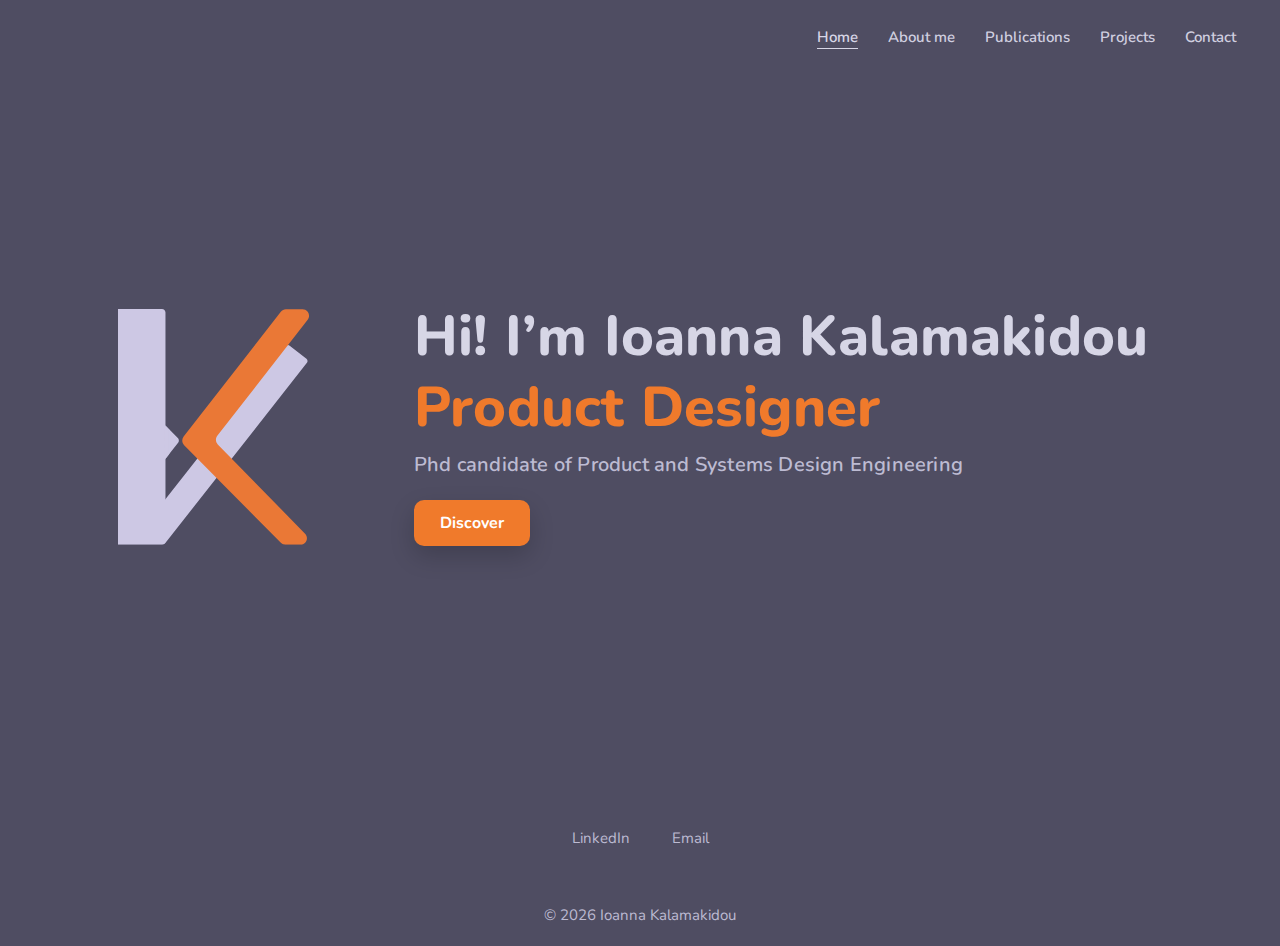
<file: index.html>
<!DOCTYPE html>
<html lang="en">
<head>
  <meta name="description" content="Portfolio of Ioanna Kalamakidou, Product and Systems Design Engineering student showcasing design projects, publications and research.">
  <meta charset="UTF-8" />
  <meta name="viewport" content="width=device-width, initial-scale=1.0" />
  <title>Ioanna | Product Designer</title>
  <link rel="icon" type="image/x-icon" href="/images/favicon.ico.svg">

  <link href="https://fonts.googleapis.com/css2?family=Nunito:wght@400;600;700;800&display=swap" rel="stylesheet">
  <link rel="stylesheet" href="styles.css">
</head>

<body>
  <header>
    <nav>
      <a class="active" href="index.html">Home</a>
      <a href="about.html">About me</a>
      <a href="publications.html">Publications</a>
      <a href="projects.html">Projects</a>
      <a href="contact.html">Contact</a>
    </nav>
  </header>

  <div class="page">
    <main class="hero">
      <div class="logoWrap">
        <img src="\images\logo.svg" alt="Logo" class="logo">
      </div>

      <div class="content">
        <h1>Hi! I’m <span class="name">Ioanna Kalamakidou</span></h1>
        <h2>Product Designer</h2>
        <p>Phd candidate of Product and Systems Design Engineering</p>
        <a class="btn" href="about.html">Discover</a>
      </div>
    </main>

    <footer>
      <a href="https://www.linkedin.com/in/ioanna-kalamakidou-95506b25b/" target="_blank" rel="noopener">LinkedIn</a>
      <a href="mailto:joannakalam@gmail.com">Email</a>
    </footer>
  </div>

<footer class="site-footer">
  <p>© 2026 Ioanna Kalamakidou</p>
</footer>

</body>

</html>
</file>
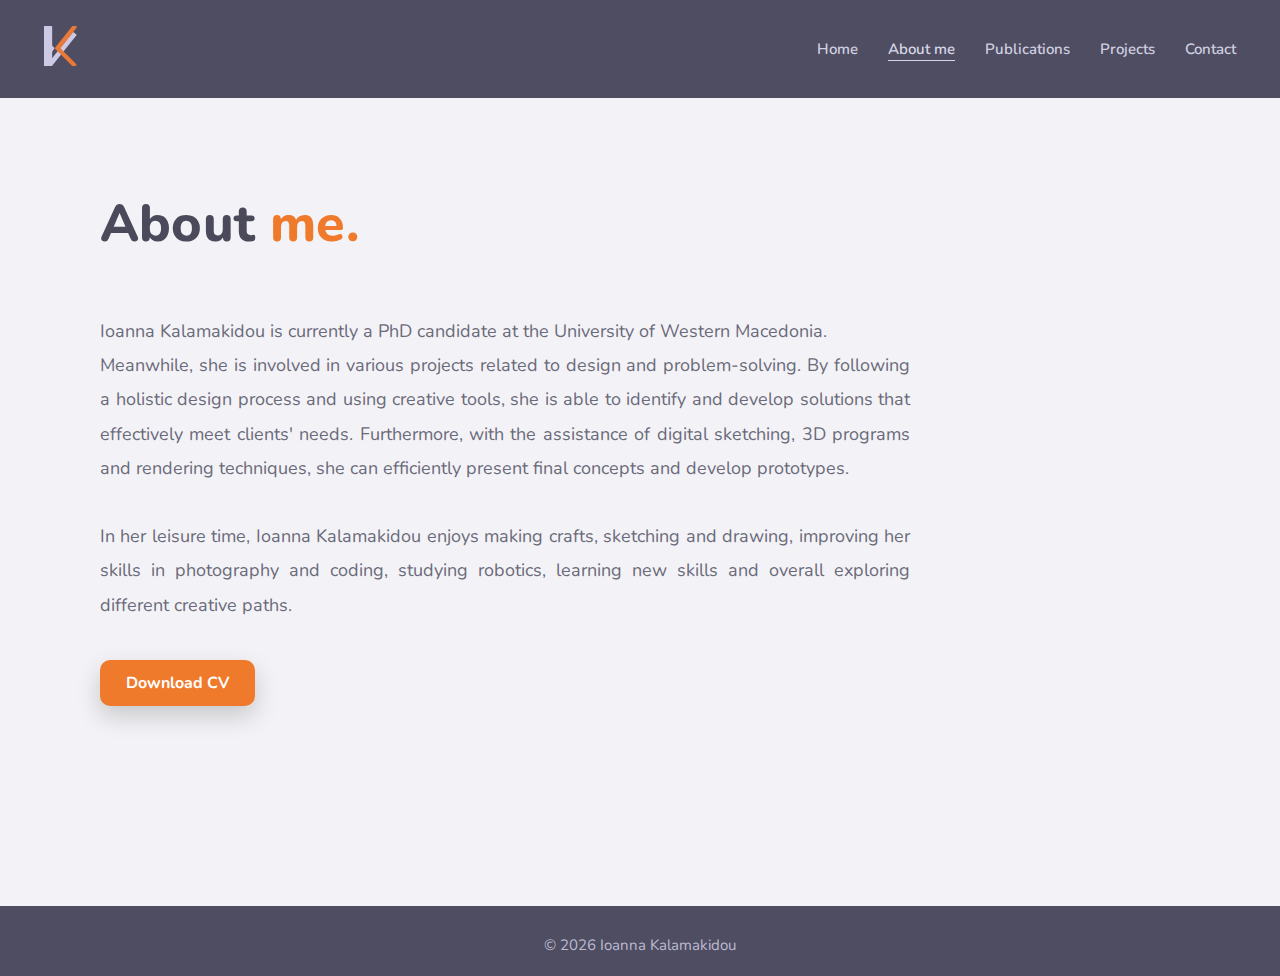
<file: about.html>
<!DOCTYPE html>
<html lang="en">
<head>
  <meta name="description" content="Learn more about Ioanna Kalam, a Product and Systems Design Engineering student focusing on design and innovation.">
  <meta charset="UTF-8" />
  <meta name="viewport" content="width=device-width, initial-scale=1.0" />
  <title>About me | Ioanna</title>
  <link rel="icon" type="image/x-icon" href="/images/favicon.ico.svg">

  <link href="https://fonts.googleapis.com/css2?family=Nunito:wght@400;600;700;800&display=swap" rel="stylesheet">
  <link rel="stylesheet" href="styles.css">
</head>

<body>
  <header class="navbar">
    <div class="nav-left">
        <a href="index.html">
          <img src="\images\logo.svg" alt="Logo" class="nav-logo">
        </a>
      </div>
    
      <nav class="nav-right">
        <a href="index.html">Home</a>
        <a class="active" href="about.html">About me</a>
        <a href="publications.html">Publications</a>
        <a href="projects.html">Projects</a>
        <a href="contact.html">Contact</a>
      </nav>
    </header>

  <main class="light-page">
    <div class="about-wrap">
      <h1 class="about-title">About <span>me.</span></h1>

      <div class="about-columns">
        <p>
          Ioanna Kalamakidou is currently a PhD candidate at the University of Western Macedonia. <br>
          Meanwhile, she is involved in various projects related to design and problem-solving.
          By following a holistic design process and using creative tools, she is able to identify
          and develop solutions that effectively meet clients' needs. 
          Furthermore, with the assistance of digital sketching, 3D programs and rendering techniques,
          she can efficiently present final concepts and develop prototypes.
        </p>

        <p><br>
          In her leisure time, Ioanna Kalamakidou enjoys making crafts, sketching and drawing, improving her skills in photography
          and coding, studying robotics, learning new skills and overall exploring different creative paths.
        </p>
      </div>
      <p><br>
        <a class="btn" href="CV_IOANNA_KALAMAKIDOU.pdf" download class="btn--download">Download CV</a><p>
    </div>
    
  </main>
  
<footer class="site-footer">
  <p>© 2026 Ioanna Kalamakidou</p>
</footer>
  
</body>

</html>
</file>
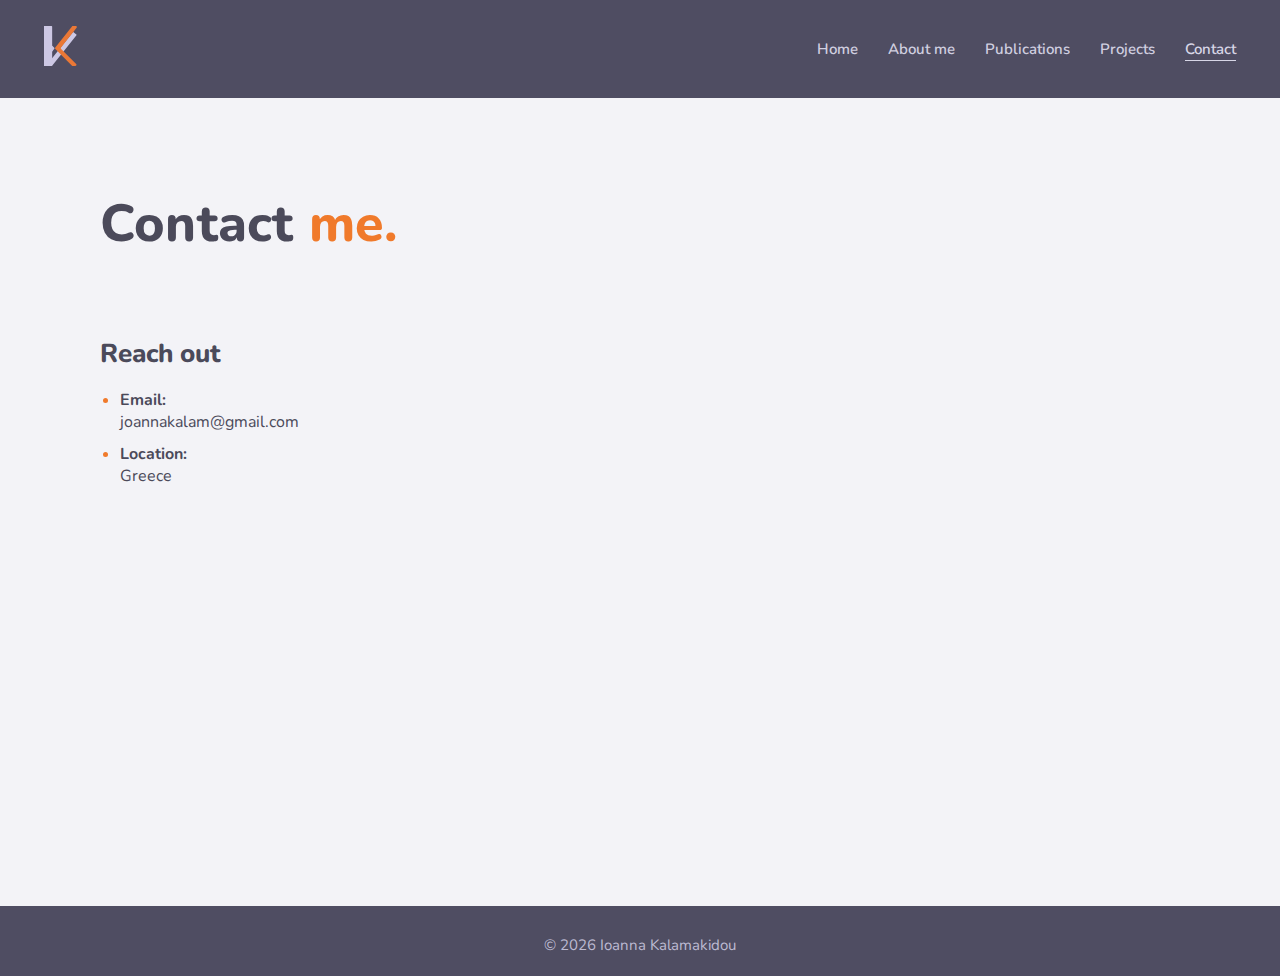
<file: contact.html>
<!DOCTYPE html>
<html lang="en">
<head>
  <meta charset="UTF-8" />
  <meta name="viewport" content="width=device-width, initial-scale=1.0" />
  <title>Contact | Ioanna Kalamakidou</title>
  <link rel="icon" type="image/svg+xml" href="/images/favicon.svg">

  <link href="https://fonts.googleapis.com/css2?family=Nunito:wght@400;600;700;800&display=swap" rel="stylesheet">
  <link rel="stylesheet" href="styles.css">
</head>

<body>
  <header class="navbar">
    <div class="nav-left">
        <a href="index.html">
          <img src="\images\logo.svg" alt="Logo" class="nav-logo">
        </a>
      </div>
    
      <nav class="nav-right">
        <a href="index.html">Home</a>
        <a href="about.html">About me</a>
        <a href="publications.html">Publications</a>
        <a href="projects.html">Projects</a>
        <a class="active" href="contact.html">Contact</a>
      </nav>
    </header>

  <main class="light-page">
    <div class="about-wrap">
      <h1 class="about-title">Contact <span>me.</span></h1>

      <div class="pub-columns">
      <!-- Left column -->

      <!-- Right column -->
      <section class="pub-col">
        <h2 class="pub-heading">Reach out</h2>
        <ul class="pub-list">
          <li> <b>Email:</b><br> joannakalam@gmail.com</li>
          <li> <b>Location:</b><br> Greece</li>
        </ul>
      </section>
    </div>
  </div>
</main>
  

<footer class="site-footer">
  <p>© 2026 Ioanna Kalamakidou</p>
</footer>
</body>

</html>
</file>
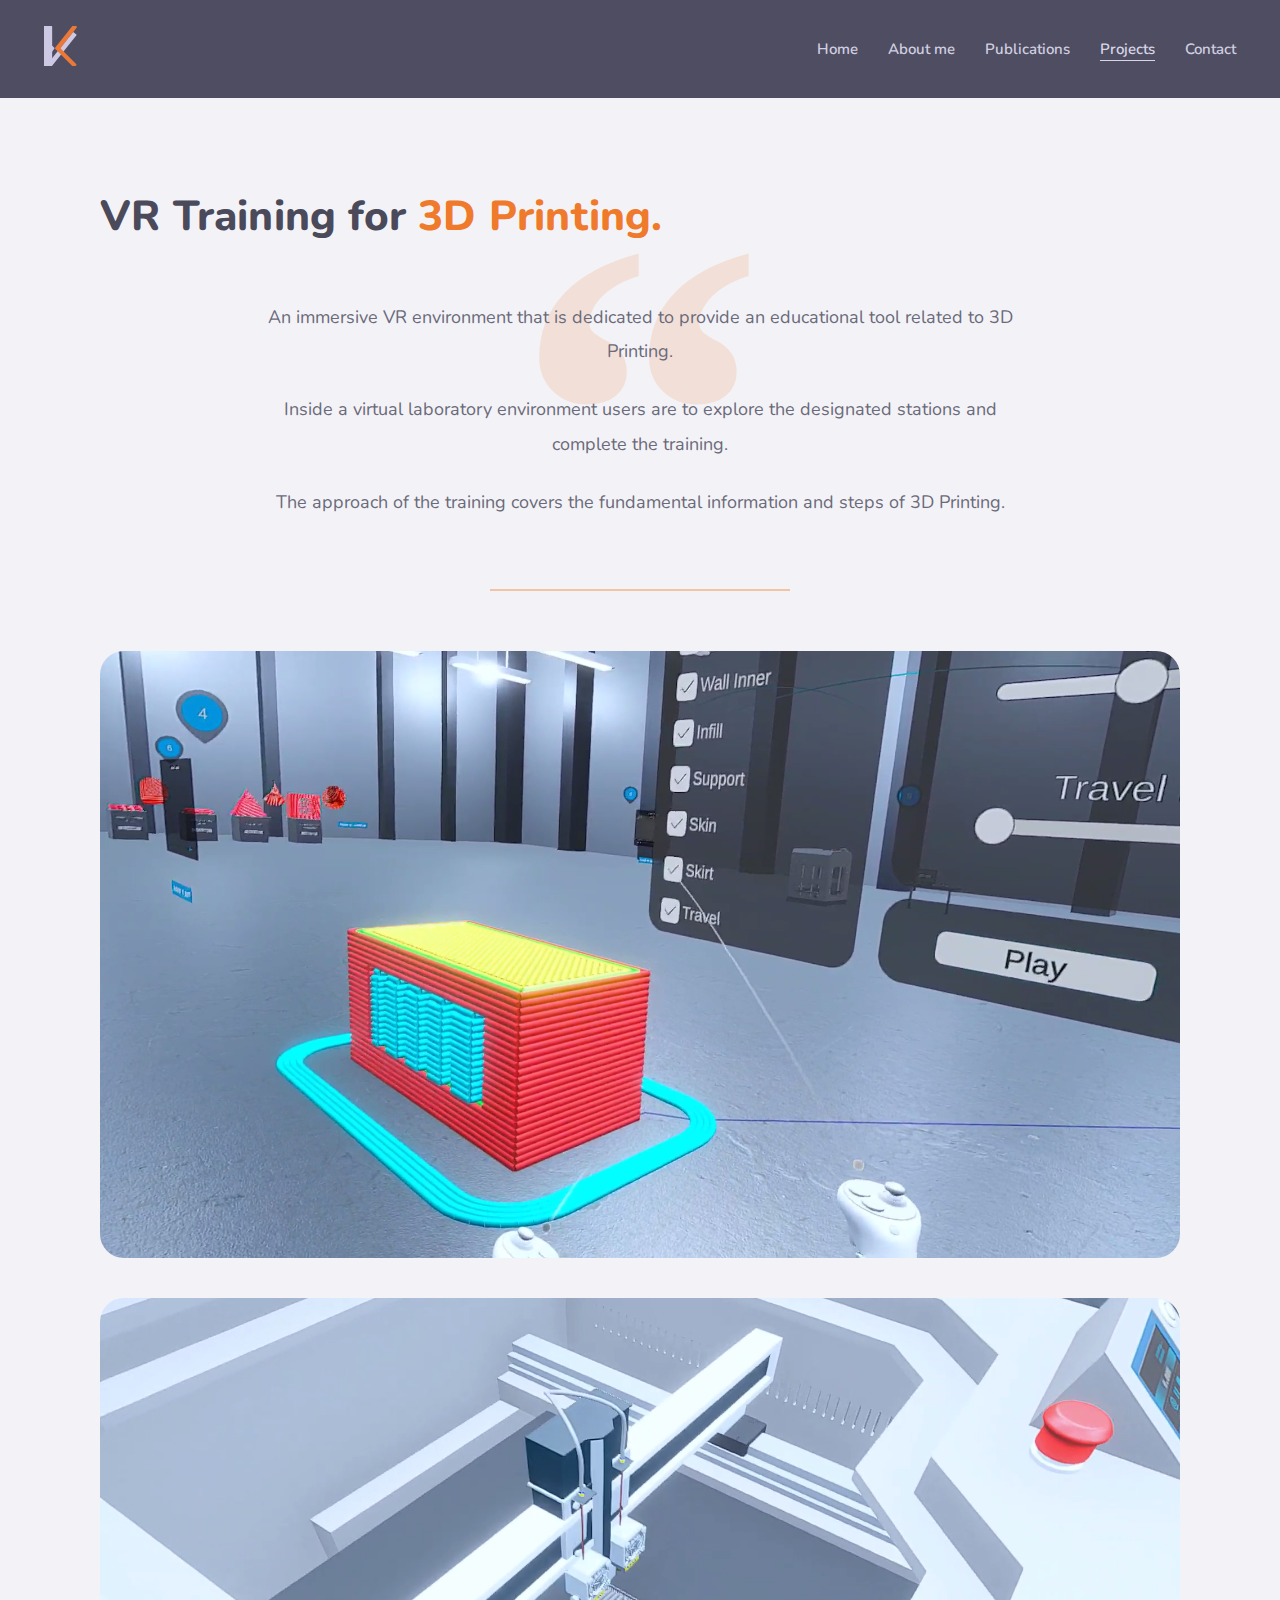
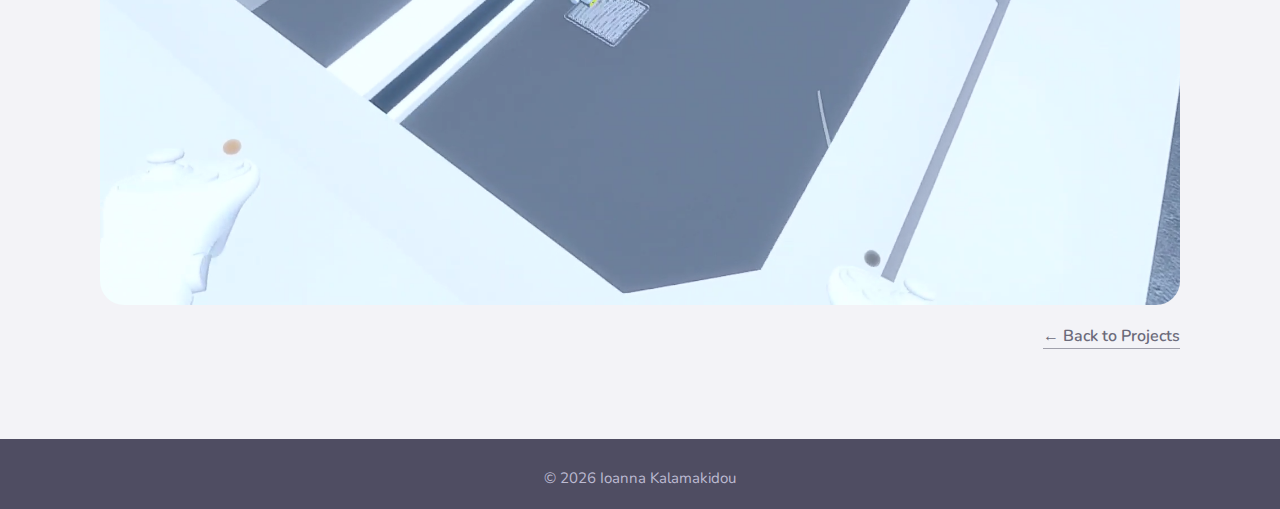
<file: project-01.html>
<!DOCTYPE html>
<html lang="en">
<head>
  <meta charset="UTF-8" />
  <meta name="viewport" content="width=device-width, initial-scale=1.0" />
  <title>Project01 | Ioanna Kalamakidou</title>
  <link rel="icon" type="image/x-icon" href="/images/favicon.ico.svg">

  <link href="https://fonts.googleapis.com/css2?family=Nunito:wght@400;600;700;800&display=swap" rel="stylesheet">
  <link rel="stylesheet" href="styles.css">
</head>

<body>
  <header class="navbar">
    <div class="nav-left">
        <a href="index.html">
          <img src="\images\logo.svg" alt="Logo" class="nav-logo">
        </a>
      </div>
    
      <nav class="nav-right">
        <a href="index.html">Home</a>
        <a href="about.html">About me</a>
        <a href="publications.html">Publications</a>
        <a class="active" href="projects.html">Projects</a>
        <a href="contact.html">Contact</a>
      </nav>
    </header>

  <main class="light-page">
    <div class="about-wrap">
      <h1 class="about-title1">VR Training for<span> 3D Printing.</span></h1>

    <!-- Concept Section -->
    <div class="project-concept">
      <div class="quote-mark">“</div>

      <div class="concept-text">
        <p>
          An immersive VR environment that is dedicated to provide an educational tool related
          to 3D Printing.
        </p>

        <p>
          Inside a virtual laboratory environment users are to explore the designated stations
          and complete the training.
        </p>

        <p>
          The approach of the training covers the fundamental information and steps of 3D Printing.
        </p>
      </div>
    </div>

    <!-- Divider -->
    <div class="project-divider"></div>

    <!-- Images Section -->
    <div class="project-images">
      <img src="images/printing1.png" alt="Project image 1">
      <img src="images/printing2.png" alt="Project image 2">
      
    </div>

    <div class="project-footer">
      <a href="projects.html" class="back-link">
        ← Back to Projects
      </a>
    </div>

  </div>
</main>

<footer class="site-footer">
  <p>© 2026 Ioanna Kalamakidou</p>
</footer>
</body>

</html>
</file>
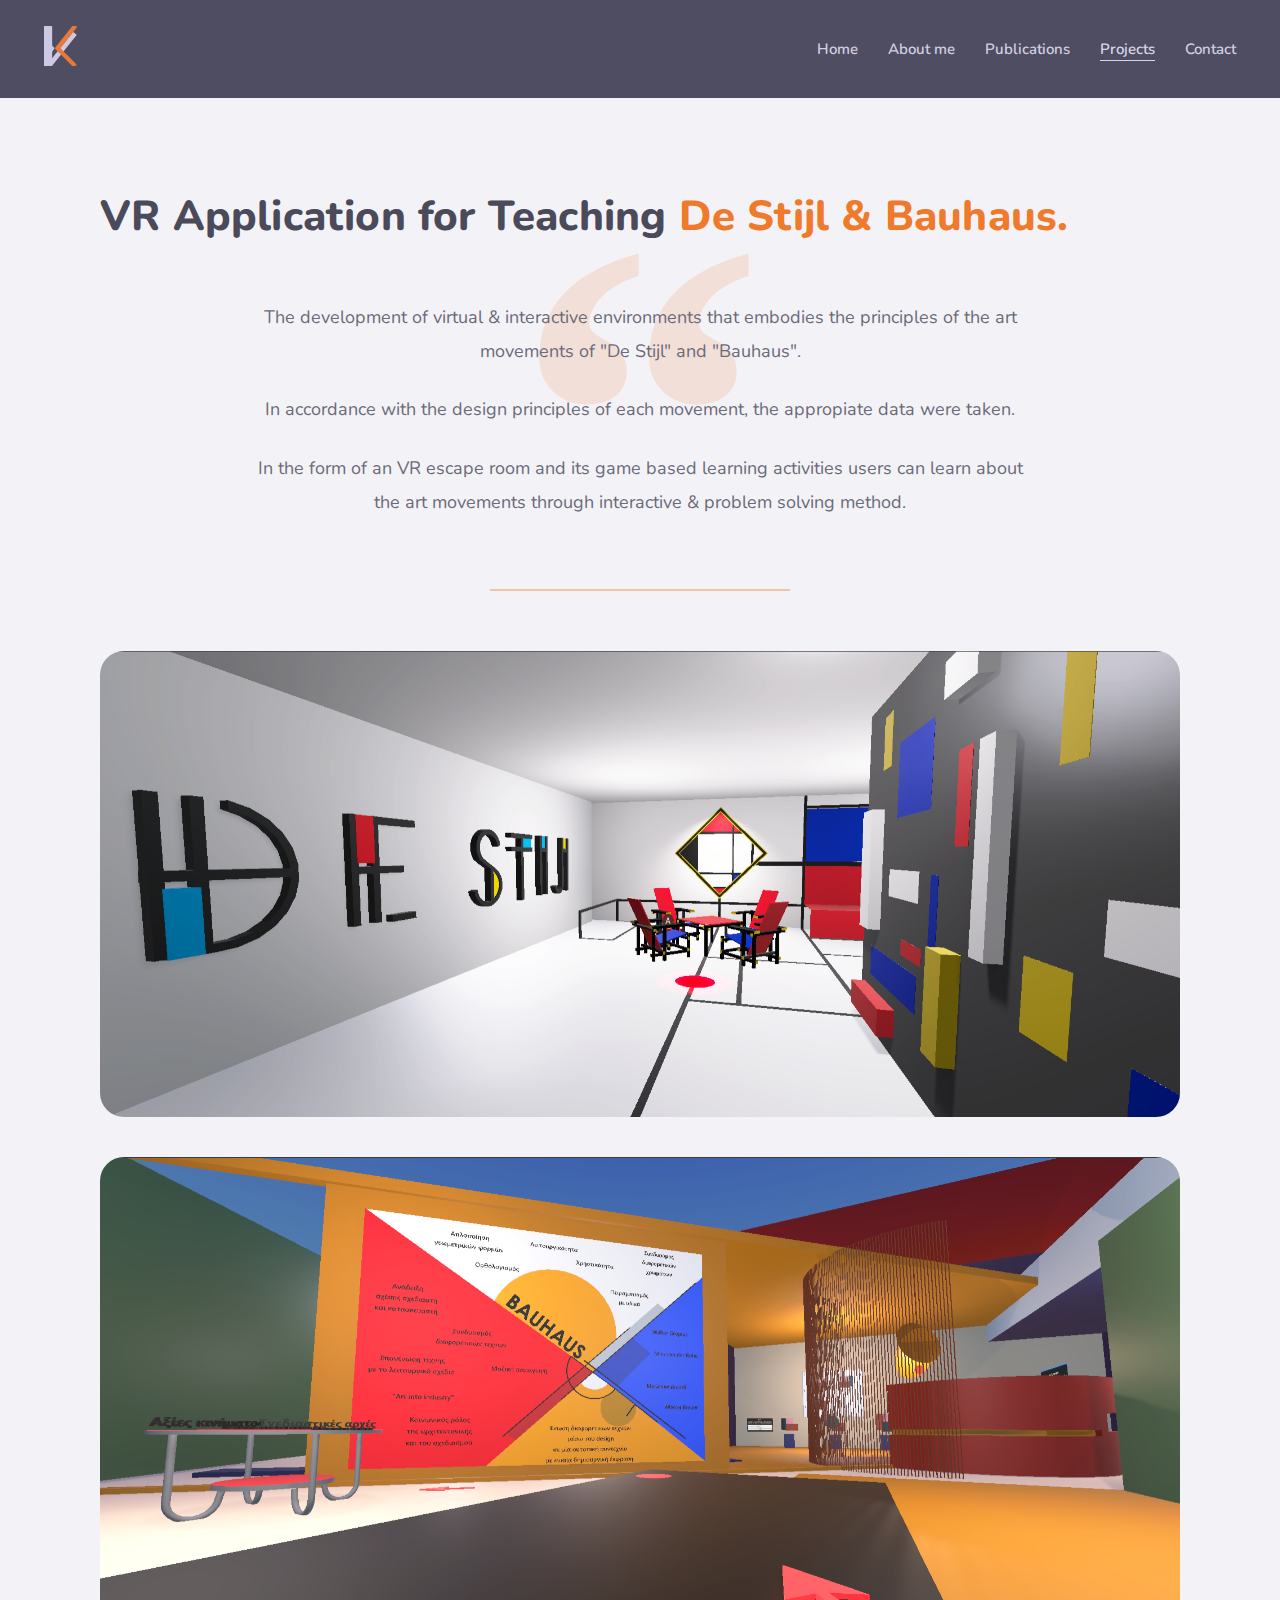
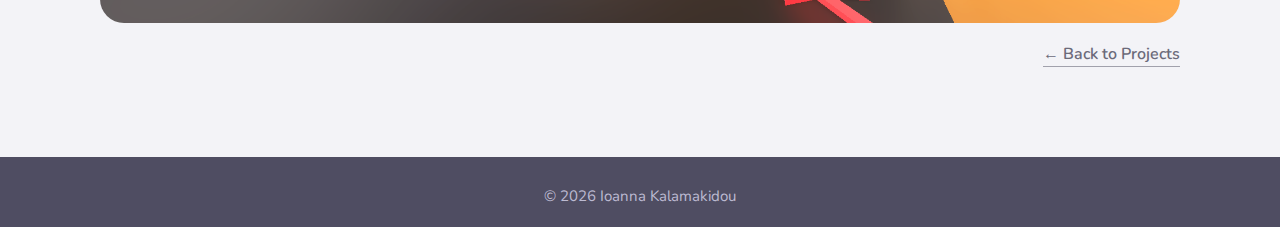
<file: project-02.html>
<!DOCTYPE html>
<html lang="en">
<head>
  <meta charset="UTF-8" />
  <meta name="viewport" content="width=device-width, initial-scale=1.0" />
  <title>Project01 | Ioanna</title>
  <link rel="icon" type="image/x-icon" href="/images/favicon.ico.svg">

  <link href="https://fonts.googleapis.com/css2?family=Nunito:wght@400;600;700;800&display=swap" rel="stylesheet">
  <link rel="stylesheet" href="styles.css">
</head>

<body>
  <header class="navbar">
    <div class="nav-left">
        <a href="\images\index.html">
          <img src="logo.svg" alt="Logo" class="nav-logo">
        </a>
      </div>
    
      <nav class="nav-right">
        <a href="index.html">Home</a>
        <a href="about.html">About me</a>
        <a href="publications.html">Publications</a>
        <a class="active" href="projects.html">Projects</a>
        <a href="contact.html">Contact</a>
      </nav>
    </header>

  <main class="light-page">
    <div class="about-wrap">
      <h1 class="about-title1">VR Application for Teaching <span> De Stijl & Bauhaus.</span></h1>

    <!-- Concept Section -->
    <div class="project-concept">
      <div class="quote-mark">“</div>

      <div class="concept-text">
        <p>
          The development of virtual & interactive environments that embodies the principles
          of the art movements of "De Stijl" and "Bauhaus".

        </p>

        <p>
          In accordance with the design principles of each movement, the appropiate data were taken.
        </p>

        <p>
          In the form of an VR escape room and its game based learning activities users can learn 
          about the art movements through interactive & problem solving method.
        </p>
      </div>
    </div>

    <!-- Divider -->
    <div class="project-divider"></div>

    <!-- Images Section -->
    <div class="project-images">
      <img src="images/destil.png" alt="Project image 1">
      <img src="images/bauhaus.png" alt="Project image 2">
      
    </div>

    <div class="project-footer">
      <a href="projects.html" class="back-link">
        ← Back to Projects
      </a>
    </div>

  </div>
</main>

<footer class="site-footer">
  <p>© 2026 Ioanna Kalamakidou</p>
</footer>
</body>
</html>
</file>
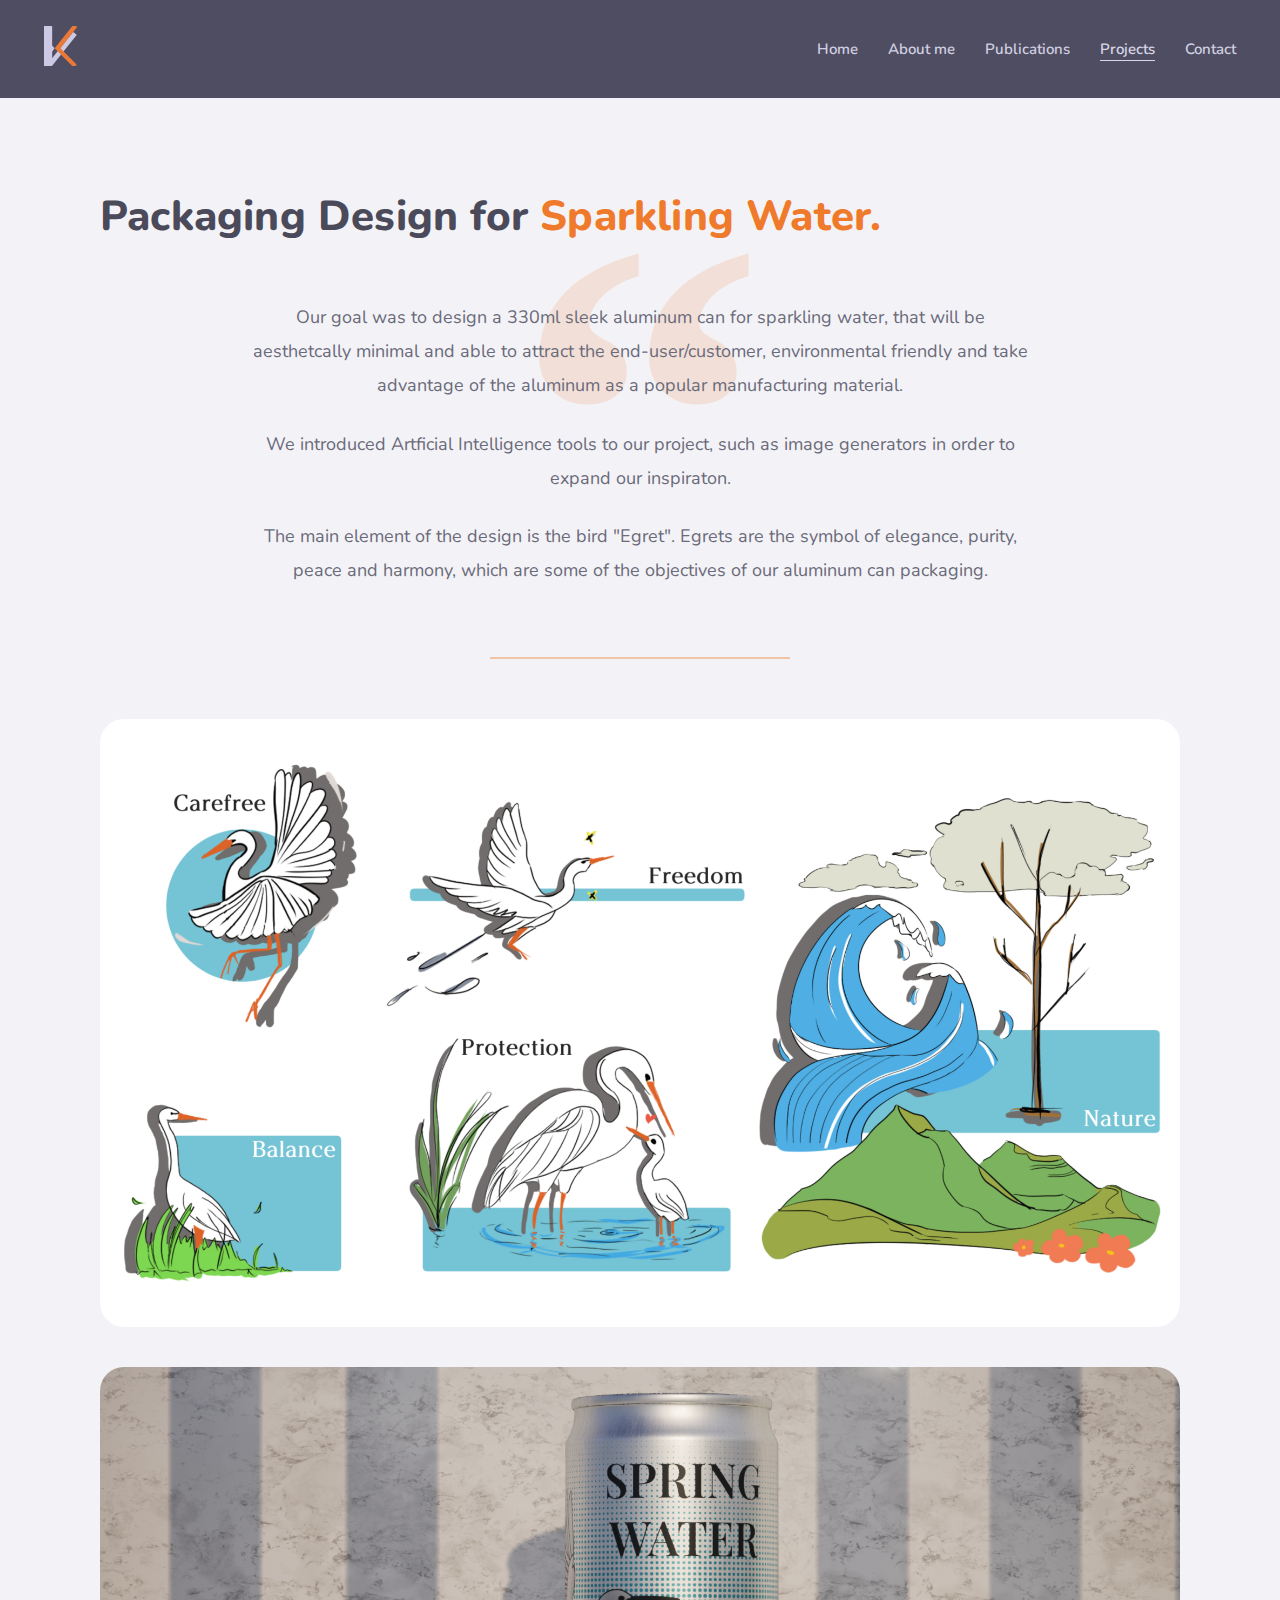
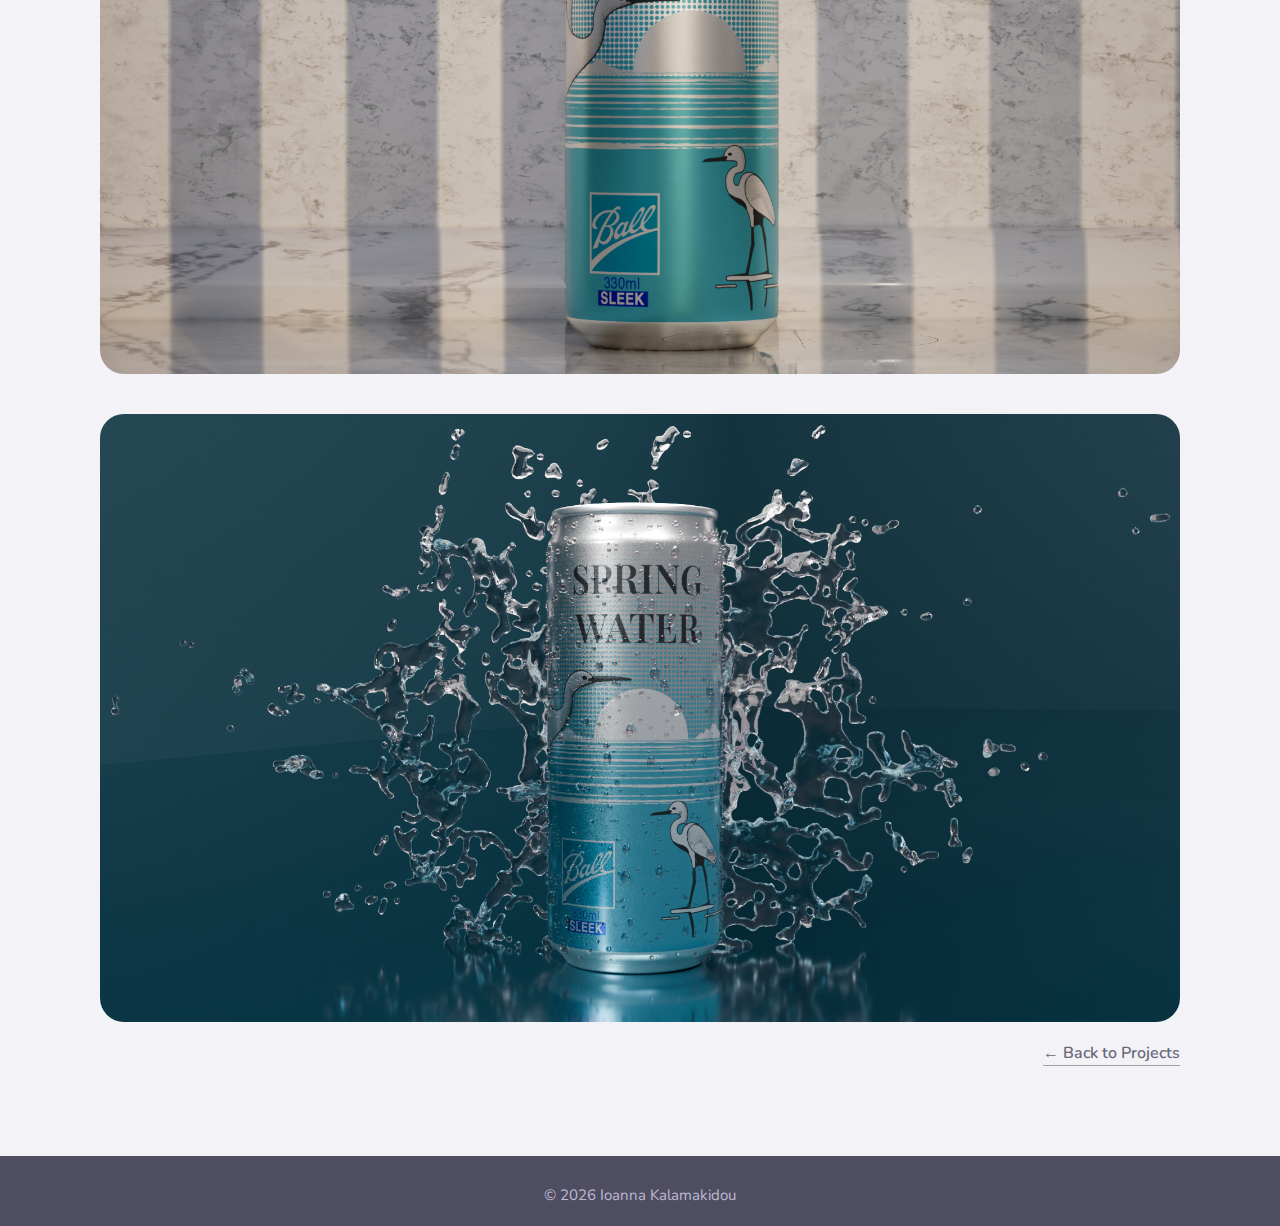
<file: project-03.html>
<!DOCTYPE html>
<html lang="en">
<head>
  <meta charset="UTF-8" />
  <meta name="viewport" content="width=device-width, initial-scale=1.0" />
  <title>Project03 | Ioanna Kalamakidou</title>
  <link rel="icon" type="image/svg+xml" href="/images/favicon.svg">

  <link href="https://fonts.googleapis.com/css2?family=Nunito:wght@400;600;700;800&display=swap" rel="stylesheet">
  <link rel="stylesheet" href="styles.css">
</head>

<body>
  <header class="navbar">
    <div class="nav-left">
        <a href="index.html">
          <img src="\images\logo.svg" alt="Logo" class="nav-logo">
        </a>
      </div>
    
      <nav class="nav-right">
        <a href="index.html">Home</a>
        <a href="about.html">About me</a>
        <a href="publications.html">Publications</a>
        <a class="active" href="projects.html">Projects</a>
        <a href="contact.html">Contact</a>
      </nav>
    </header>

  <main class="light-page">
    <div class="about-wrap">
      <h1 class="about-title1">Packaging Design for<span> Sparkling Water.</span></h1>

    <!-- Concept Section -->
    <div class="project-concept">
      <div class="quote-mark">“</div>

      <div class="concept-text">
        <p>
          Our goal was to design a 330ml sleek aluminum can for sparkling water,
          that will be aesthetcally minimal and able to attract the end-user/customer,
          environmental friendly and take advantage of the aluminum as a popular
          manufacturing material.
        </p>

        <p>
          We introduced Artficial Intelligence tools to our project, such as image generators in order to expand
          our inspiraton.
        </p>

        <p>
          The main element of the design is the bird "Egret". Egrets are the symbol of elegance, purity,
          peace and harmony, which are some of the objectives of our aluminum can packaging. 
        </p>
        
      </div>
    </div>

    <!-- Divider -->
    <div class="project-divider"></div>

    <!-- Images Section -->
    <div class="project-images">
      <img src="images/sketching ideas.0.jpg" alt="Project image 1">
      <img src="images/render_water2.png" alt="Project image 2">
      <img src="images/canrenderFINISHEDNEW.png" alt="Project image 3">
    </div>

<div class="project-footer">
  <a href="projects.html" class="back-link">
    ← Back to Projects
  </a>
</div>



  </div>
</main>

<footer class="site-footer">
  <p>© 2026 Ioanna Kalamakidou</p>
</footer>
</body>

</html>
</file>
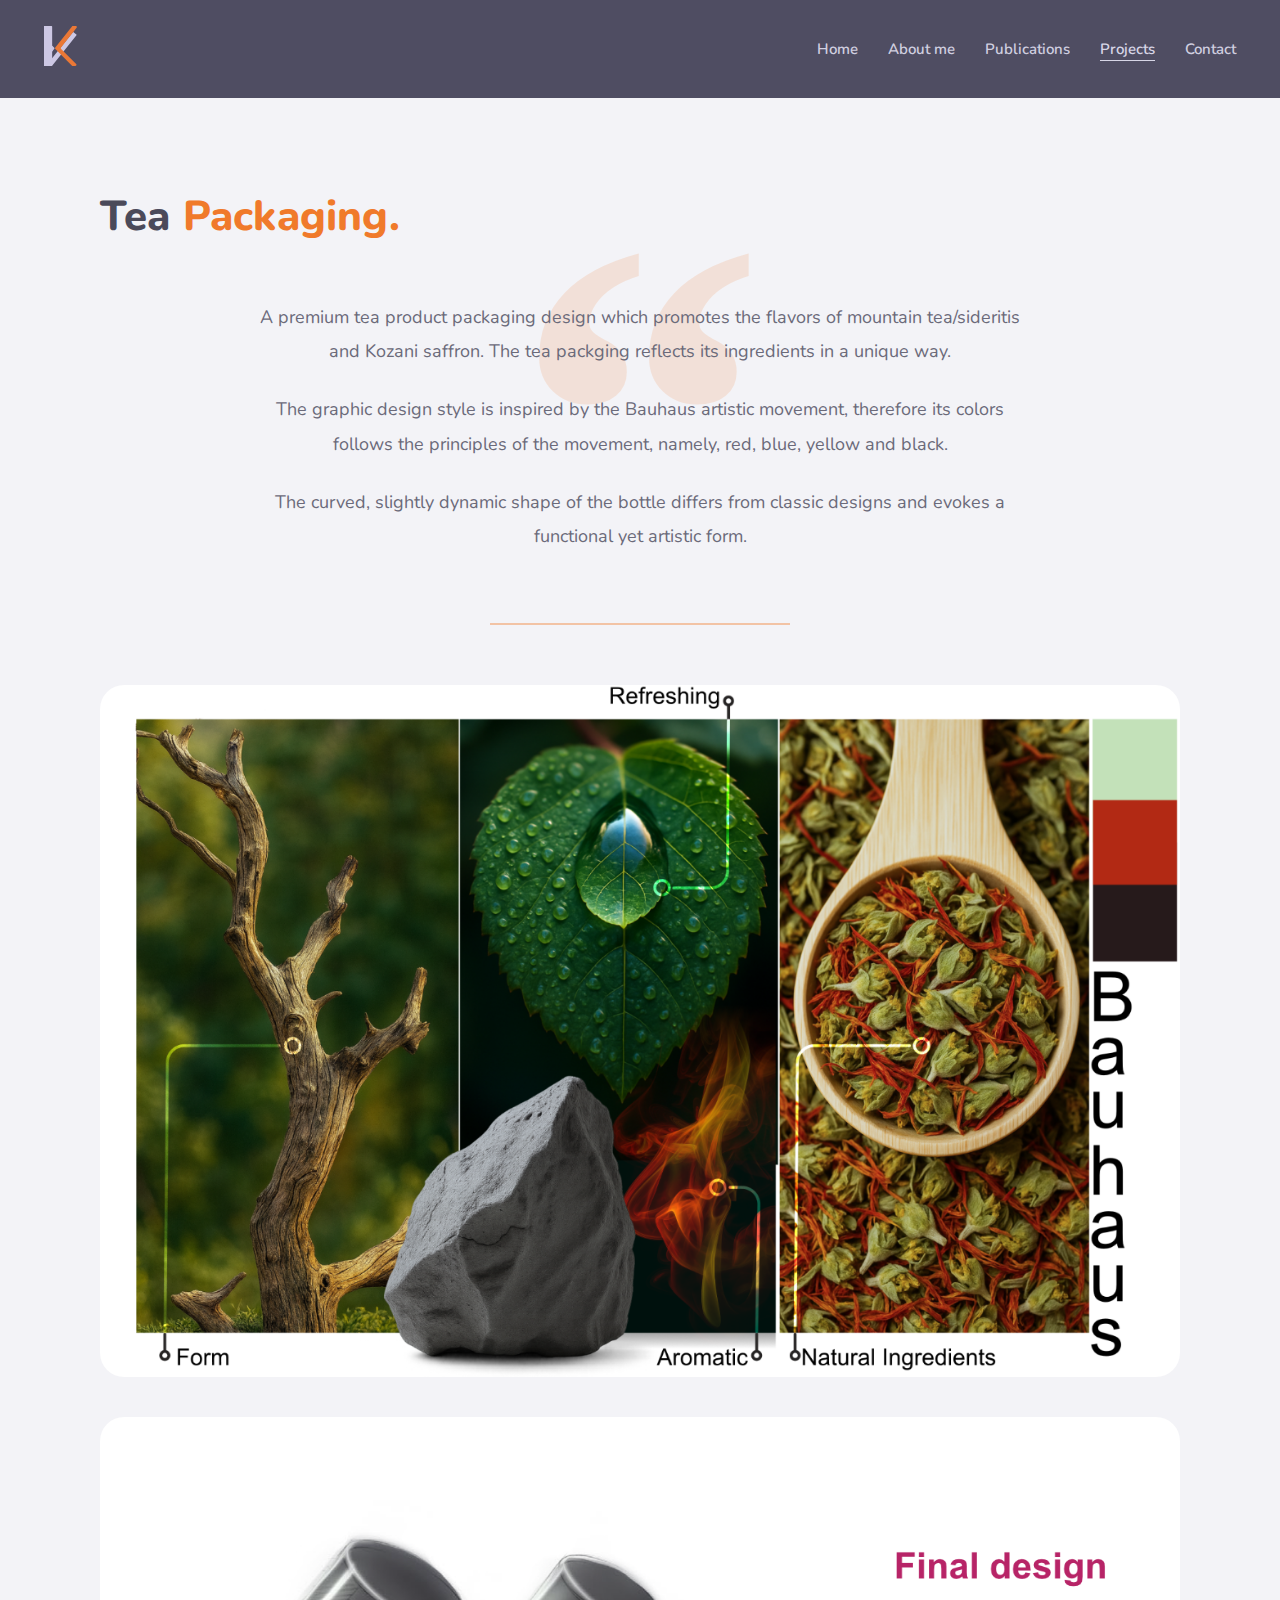
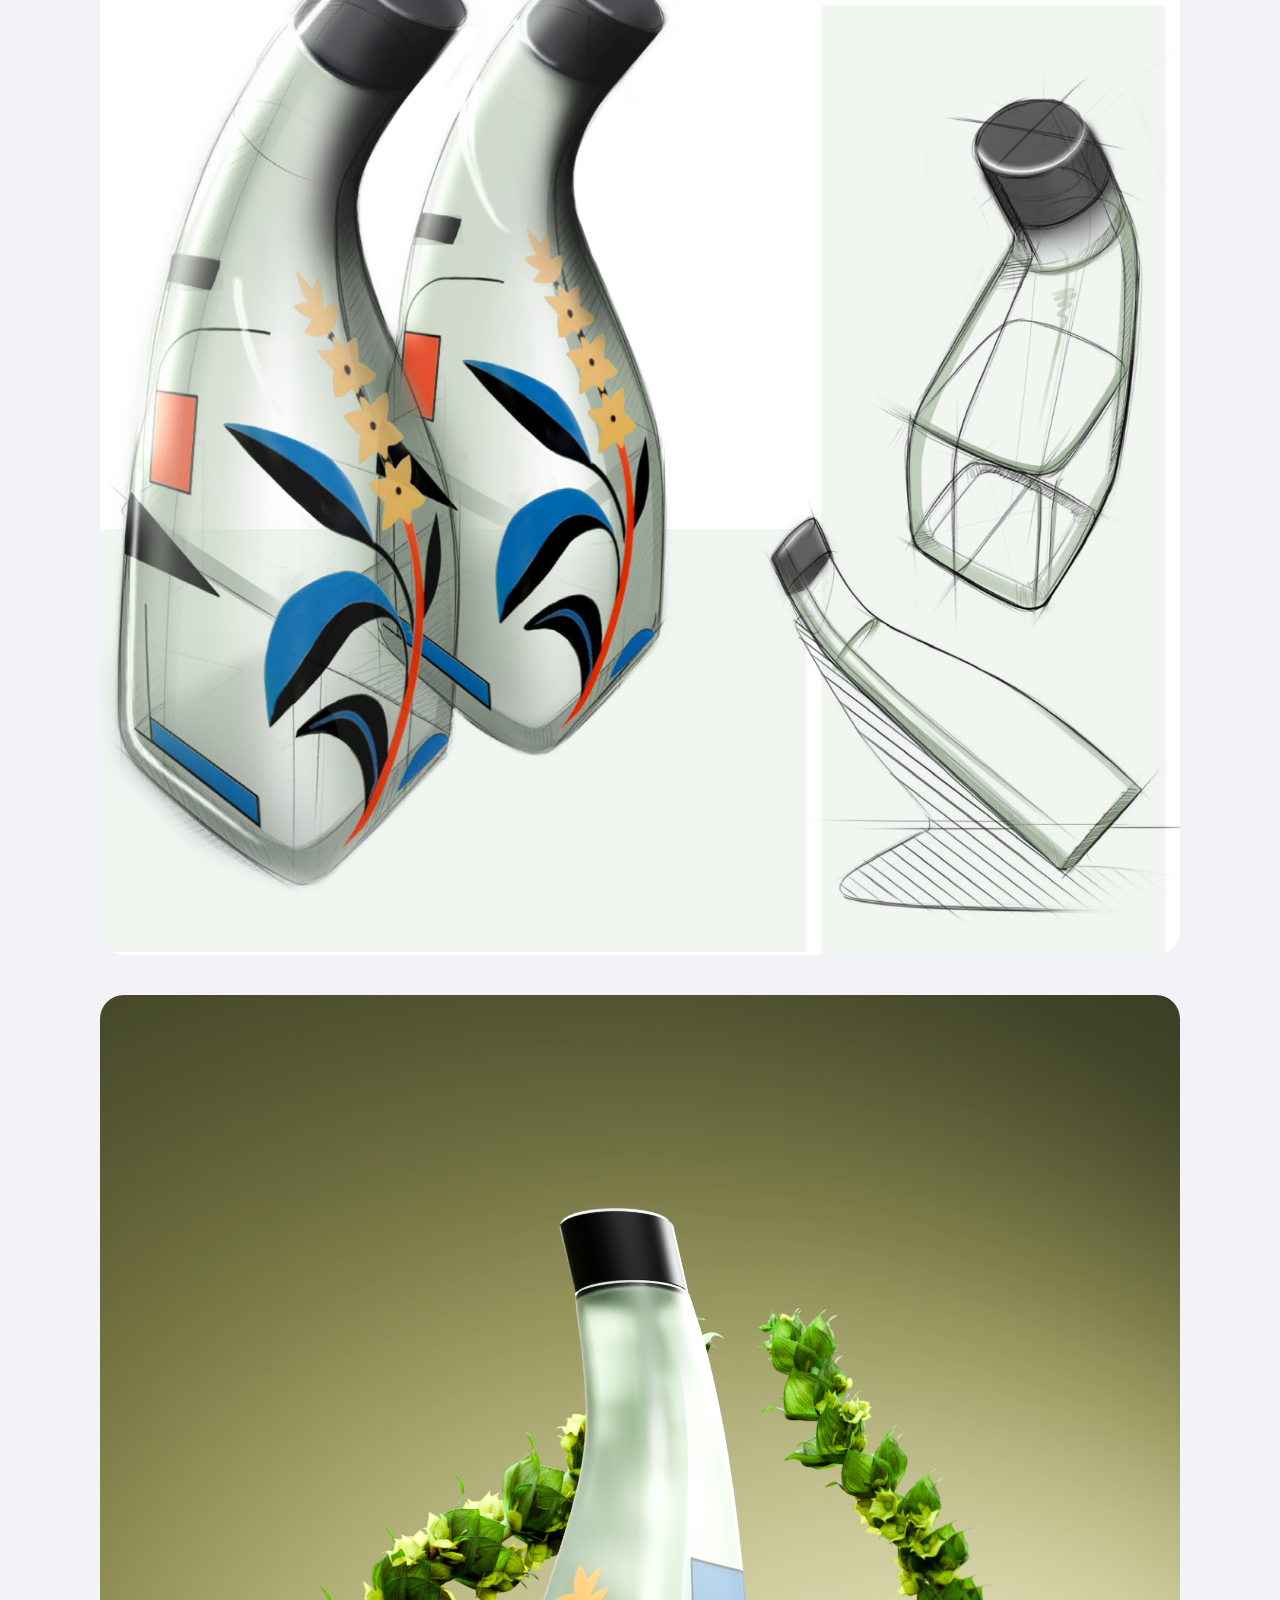
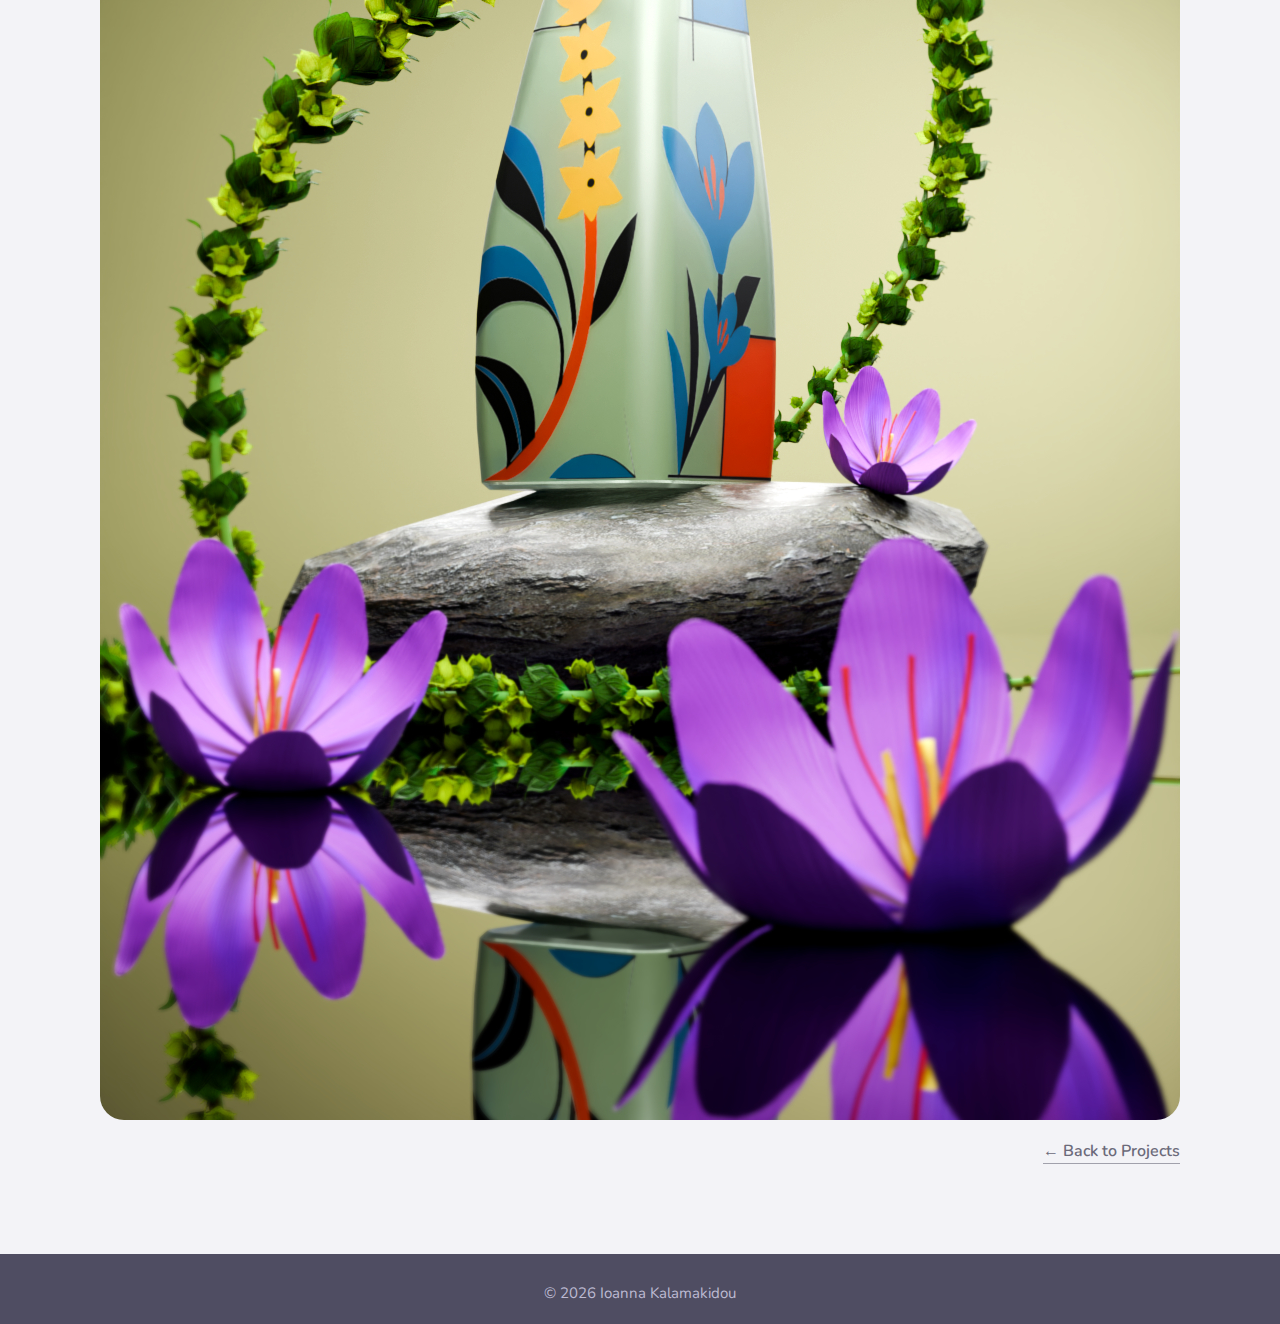
<file: project-04.html>
<!DOCTYPE html>
<html lang="en">
<head>
  <meta charset="UTF-8" />
  <meta name="viewport" content="width=device-width, initial-scale=1.0" />
  <title>Project04 | Ioanna Kalamakidou</title>
  <link rel="icon" type="image/svg+xml" href="/images/favicon.svg">

  <link href="https://fonts.googleapis.com/css2?family=Nunito:wght@400;600;700;800&display=swap" rel="stylesheet">
  <link rel="stylesheet" href="styles.css">
</head>

<body>
  <header class="navbar">
    <div class="nav-left">
        <a href="index.html">
          <img src="\images\logo.svg" alt="Logo" class="nav-logo">
        </a>
      </div>
    
      <nav class="nav-right">
        <a href="index.html">Home</a>
        <a href="about.html">About me</a>
        <a href="publications.html">Publications</a>
        <a class="active" href="projects.html">Projects</a>
        <a href="contact.html">Contact</a>
      </nav>
    </header>

  <main class="light-page">
    <div class="about-wrap">
      <h1 class="about-title1">Tea<span> Packaging.</span></h1>

    <!-- Concept Section -->
    <div class="project-concept">
      <div class="quote-mark">“</div>

      <div class="concept-text">
        <p>
          A premium tea product packaging design which promotes the flavors 
          of mountain tea/sideritis and Kozani saffron.
          The tea packging reflects its ingredients in a unique way.
        </p>

        <p>
          The graphic design style is inspired by the Bauhaus artistic movement, 
          therefore its colors follows the principles
          of the movement, namely, red, blue, yellow and black.
        </p>

        <p>
          The curved, slightly dynamic shape of the bottle differs from classic designs 
          and evokes a functional yet artistic form.
        </p>
        
      </div>
    </div>

    <!-- Divider -->
    <div class="project-divider"></div>

    <!-- Images Section -->
    <div class="project-images">
      <img src="images/moodboard_tea.png" alt="Project image 1">
      <img src="images/sketchfinaltea.png" alt="Project image 2">
      <img src="images/tsaione1.jpg" alt="Project image 3">
    </div>

<div class="project-footer">
  <a href="projects.html" class="back-link">
    ← Back to Projects
  </a>
</div>



  </div>
</main>

<footer class="site-footer">
  <p>© 2026 Ioanna Kalamakidou</p>
</footer>
</body>

</html>
</file>
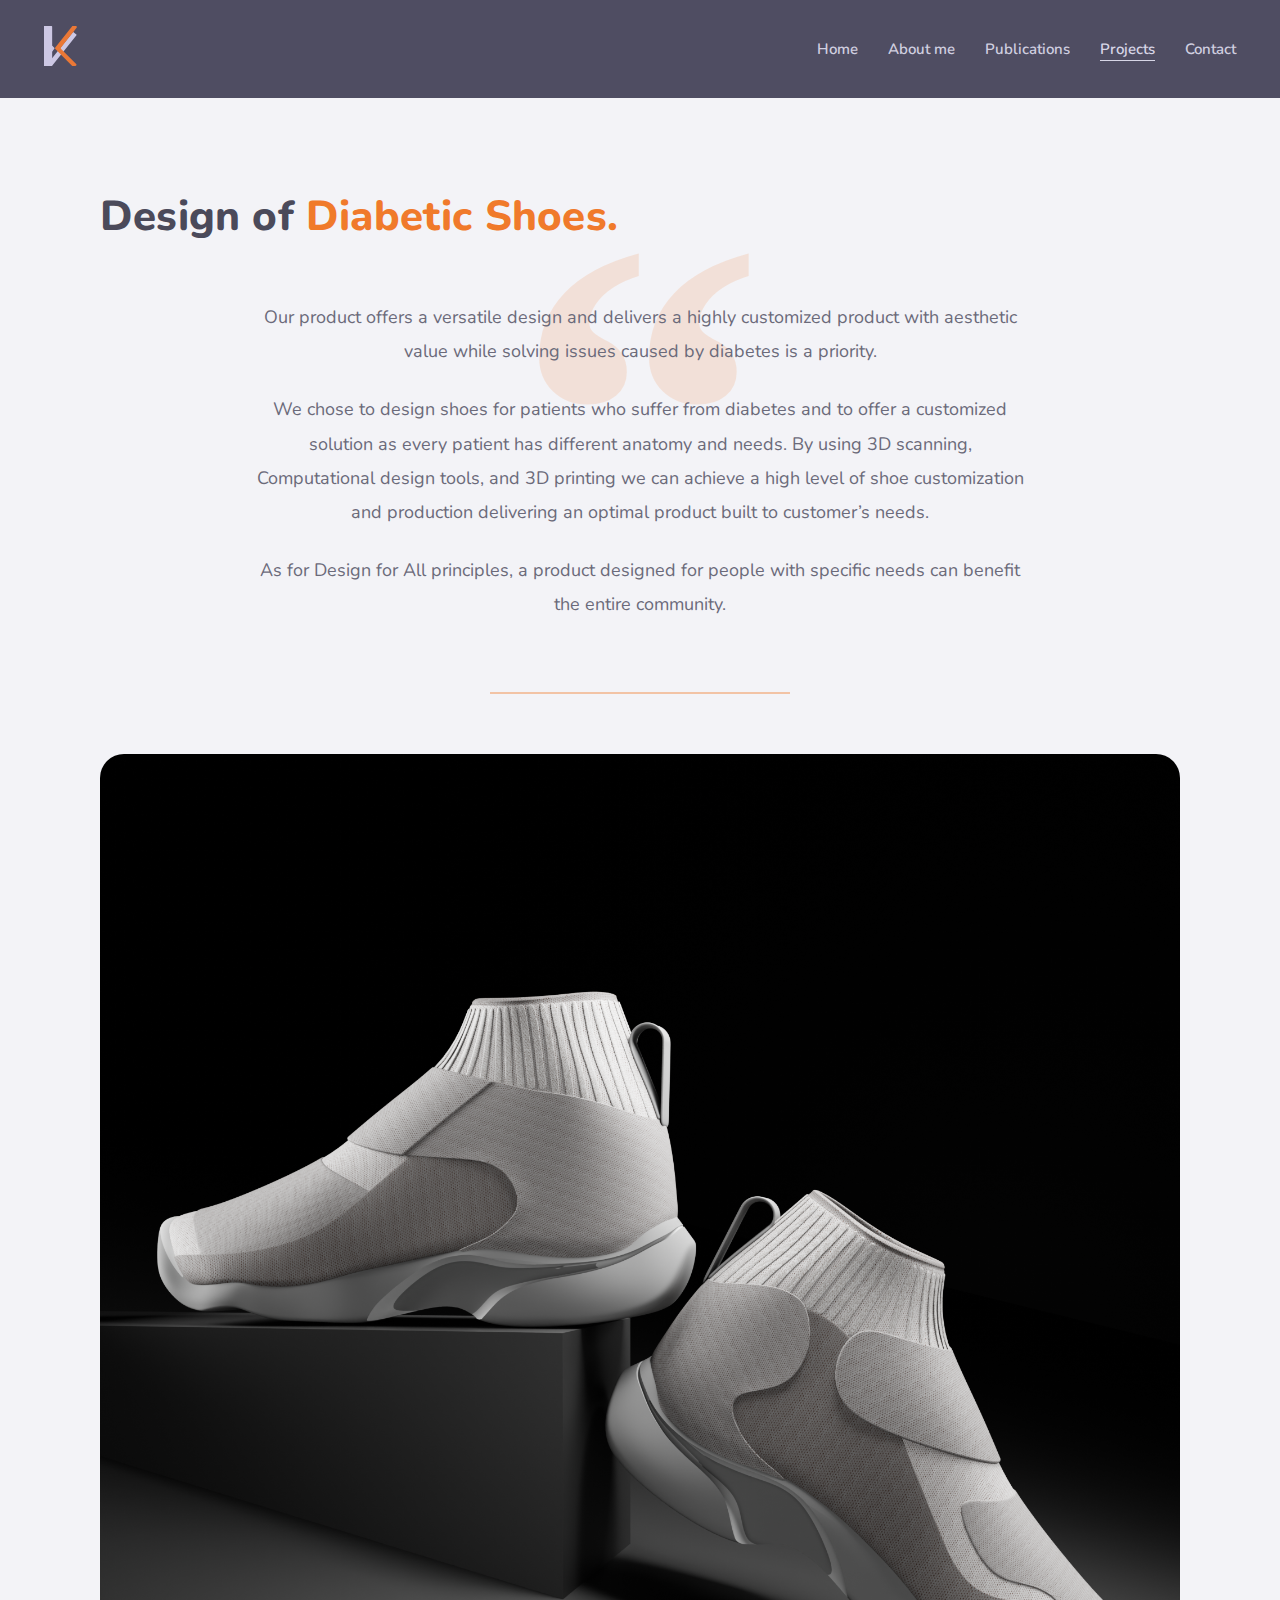
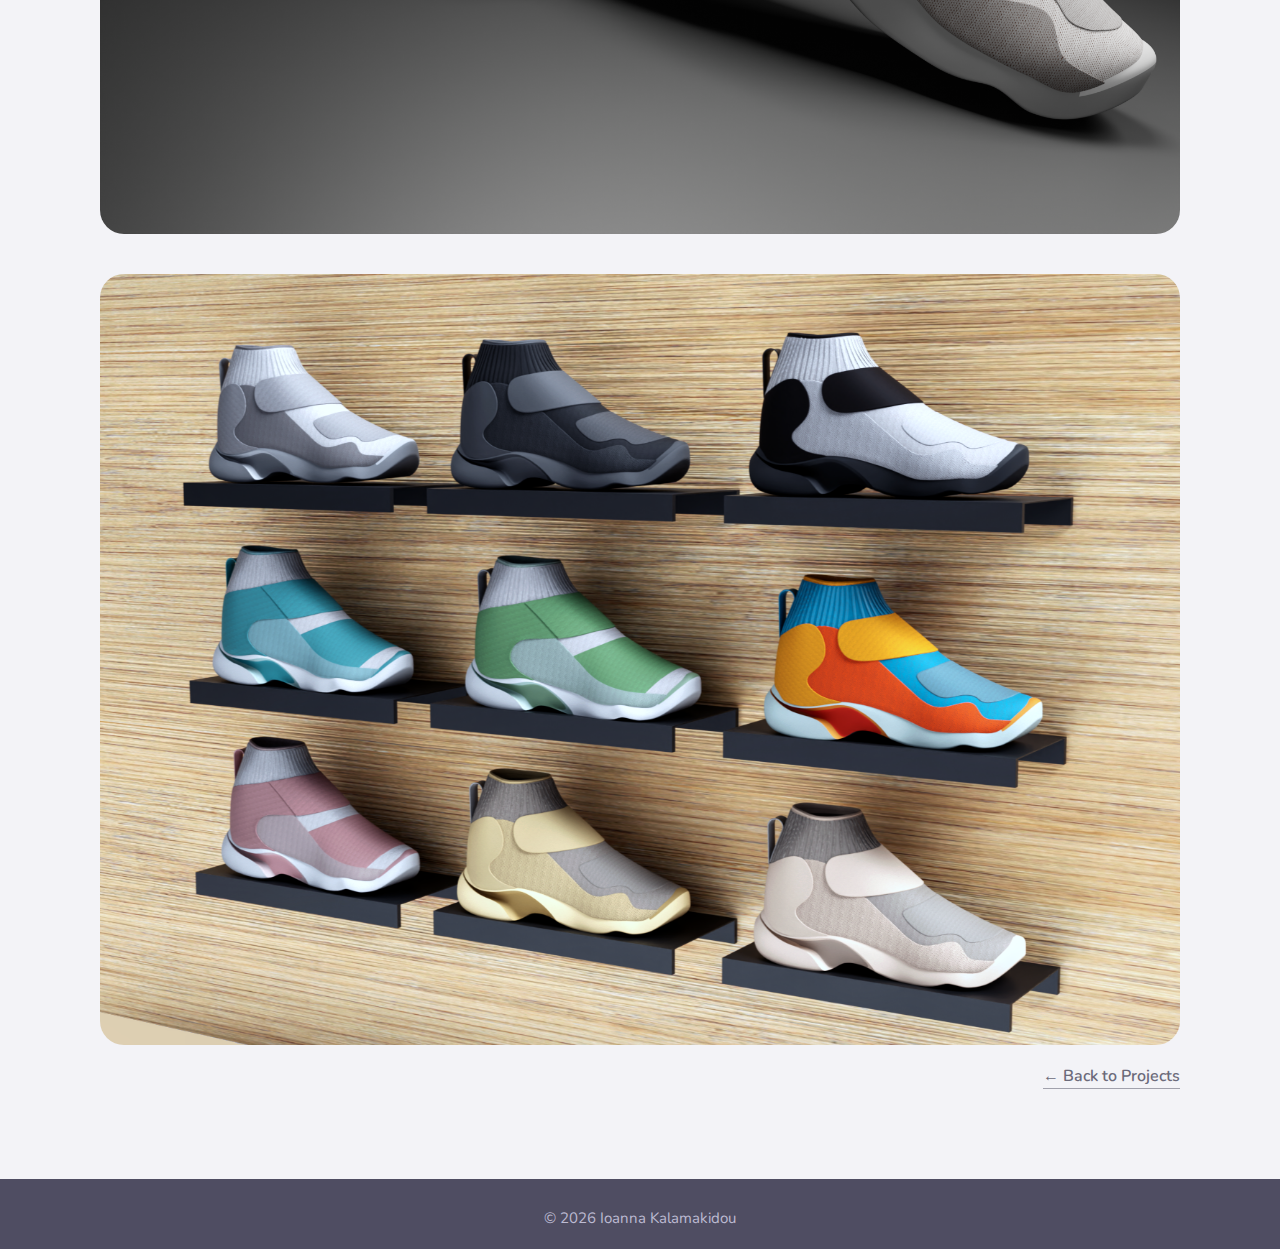
<file: project-05.html>
<!DOCTYPE html>
<html lang="en">
<head>
  <meta charset="UTF-8" />
  <meta name="viewport" content="width=device-width, initial-scale=1.0" />
  <title>Project01 | Ioanna</title>
  <link rel="icon" type="image/x-icon" href="/images/favicon.ico.svg">

  <link href="https://fonts.googleapis.com/css2?family=Nunito:wght@400;600;700;800&display=swap" rel="stylesheet">
  <link rel="stylesheet" href="styles.css">
</head>

<body>
  <header class="navbar">
    <div class="nav-left">
        <a href="index.html">
          <img src="\images\logo.svg" alt="Logo" class="nav-logo">
        </a>
      </div>
    
      <nav class="nav-right">
        <a href="index.html">Home</a>
        <a href="about.html">About me</a>
        <a href="publications.html">Publications</a>
        <a class="active" href="projects.html">Projects</a>
        <a href="contact.html">Contact</a>
      </nav>
    </header>

  <main class="light-page">
    <div class="about-wrap">
      <h1 class="about-title1">Design of<span> Diabetic Shoes.</span></h1>

    <!-- Concept Section -->
    <div class="project-concept">
      <div class="quote-mark">“</div>

      <div class="concept-text">
        <p>
          Our product offers a versatile design and delivers a highly customized product with aesthetic value
          while solving issues caused by diabetes is a priority.
        </p>

        <p>
          We chose
          to design shoes for patients who suffer from diabetes and to offer a customized solution as every
          patient has different anatomy and needs. By using 3D scanning, Computational design tools, and 3D
          printing we can achieve a high level of shoe customization and production delivering an optimal
          product built to customer’s needs.
        </p>

        <p>
          As for Design for All principles, a product designed for people with specific needs can benefit the
          entire community.
        </p>
        
      </div>
    </div>

    <!-- Divider -->
    <div class="project-divider"></div>

    <!-- Images Section -->
    <div class="project-images">
      <img src="images/SHOEDES PAPOYTSIApng.png" alt="Project image 1">
      <img src="images/SHOEDES PAPOYTSIApng3.2.png" alt="Project image 2">
    </div>

<div class="project-footer">
  <a href="projects.html" class="back-link">
    ← Back to Projects
  </a>
</div>



  </div>
</main>

<footer class="site-footer">
  <p>© 2026 Ioanna Kalamakidou</p>
</footer>
</body>
</html>
</file>
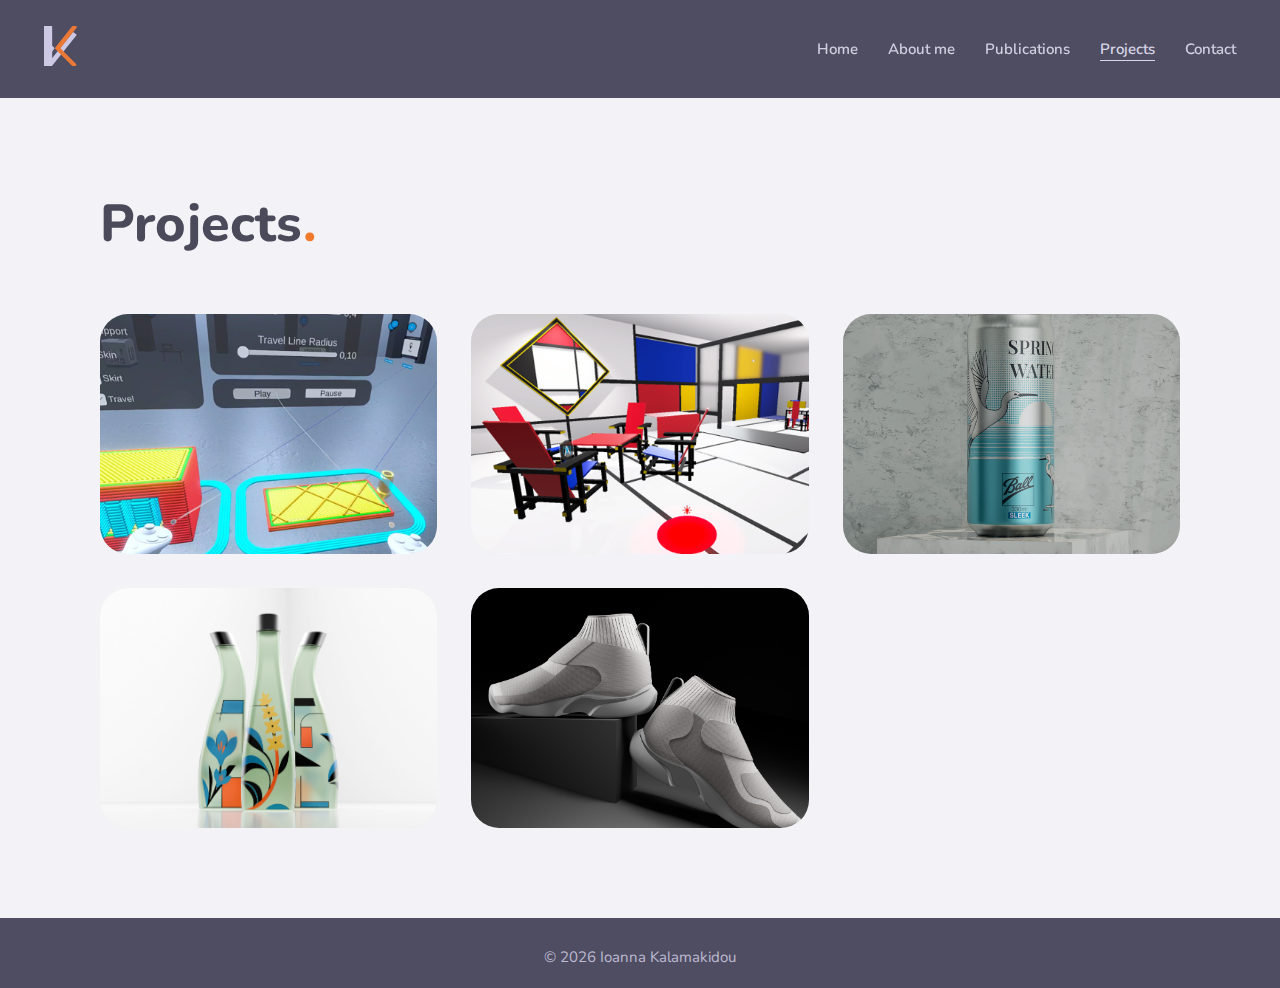
<file: projects.html>
<!DOCTYPE html>
<html lang="en">
<head>
  <meta name="description" content="Design projects by Ioanna Kalam including product design, research, and creative work.">
  <meta charset="UTF-8" />
  <meta name="viewport" content="width=device-width, initial-scale=1.0" />
  <title>Projects | Ioanna</title>
  <link rel="icon" type="image/x-icon" href="/images/favicon.ico.svg">

  <link href="https://fonts.googleapis.com/css2?family=Nunito:wght@400;600;700;800&display=swap" rel="stylesheet">
  <link rel="stylesheet" href="styles.css">
</head>

<body>
  <header class="navbar">
    <div class="nav-left">
        <a href="index.html">
          <img src="\images\logo.svg" alt="Logo" class="nav-logo">
        </a>
      </div>
    
      <nav class="nav-right">
        <a href="index.html">Home</a>
        <a href="about.html">About me</a>
        <a href="publications.html">Publications</a>
        <a class="active" href="projects.html">Projects</a>
        <a href="contact.html">Contact</a>
      </nav>
    </header>

  <main class="light-page">
    <div class="about-wrap">
      <h1 class="about-title">Projects<span>.</span></h1>
      

      <div class="projects-grid">
        <!-- Card 01 -->
        <a class="project-card" href="project-01.html">
          <div class="thumb" style="background-image:url('images/VR_3DPrinting.png');"></div>
        <!--  <div class="num">01</div>-->
          <div class="overlay">
            <div class="tags">
              <span class="tag">VR</span>
              <span class="tag">STEAM</span>
              <span class="tag">3D Printing</span>
              <span class="tag">Training</span>
            </div>
            <div class="meta">
              <p class="title">VR Training for 3D Printing</p>
              <div class="arrow">↗</div>
            </div>
          </div>
        </a>

        <!-- Card 02 -->
        <a class="project-card" href="project-02.html">
          <div class="thumb" style="background-image:url('images/VR_DeStijl.png');"></div>
        <!--  <div class="num">02</div>-->
          <div class="overlay">
            <div class="tags">
              <span class="tag">VR</span>
              <span class="tag">STEAM</span>
              <span class="tag">Art Movements</span>
              <span class="tag">Education</span>
            </div>
            <div class="meta">
              <p class="title">VR Application for Teaching <br> De Stijl & Bauhaus</p>
              <div class="arrow">↗</div>
            </div>
          </div>
        </a>

        <!-- Card 03 -->
        <a class="project-card" href="project-03.html">
          <div class="thumb" style="background-image:url('images/Can.png');"></div>
       <!--   <div class="num">03</div>-->
          <div class="overlay"> 
            <div class="tags">
              <span class="tag">Spring Water</span>
              <span class="tag">Brand</span>
              <span class="tag">Design</span>
              <span class="tag">AI</span>
            </div>
            <div class="meta">
              <p class="title">Packaging Design for <br>Sparkling Water</p>
              <div class="arrow">↗</div>
            </div>
          </div>
        </a>

        
        <a class="project-card" href="project-04.html">
          <div class="thumb" style="background-image:url('images/Tea.jpg');"></div>
        <!--  <div class="num">04</div>-->
          <div class="overlay">
            <div class="tags"><span class="tag">Tea</span>
            <span class="tag">Brand</span>
            <span class="tag">Design</span>
            <span class="tag">Bauhaus</span></div>
            <div class="meta"><p class="title">Tea Packaging</p><div class="arrow">↗</div></div>
          </div>
        </a>

        
        <a class="project-card" href="project-05.html">
          <div class="thumb" style="background-image:url('images/Shoes.png');"></div>
        <!--  <div class="num">05</div>-->
          <div class="overlay">
            <div class="tags"><span class="tag">Shoes</span>
            <span class="tag">Design</span>
            <span class="tag">Inclusive</span></div>
            <div class="meta"><p class="title">Design of Diabetic Shoes</p><div class="arrow">↗</div></div>
          </div>
        </a>

        <!--
        <a class="project-card" href="project-06.html">
          <div class="thumb" style="background-image:url('project06.jpg');"></div>
          <div class="num">06</div>
          <div class="overlay">
            <div class="tags"><span class="tag">Tag</span></div>
            <div class="meta"><p class="title">Project title</p><div class="arrow">↗</div></div>
          </div>
        </a>
      -->
      </div>
    </div>
  </main>

  <footer class="site-footer">
  <p>© 2026 Ioanna Kalamakidou</p>
</footer>
</body>

</html>
</file>
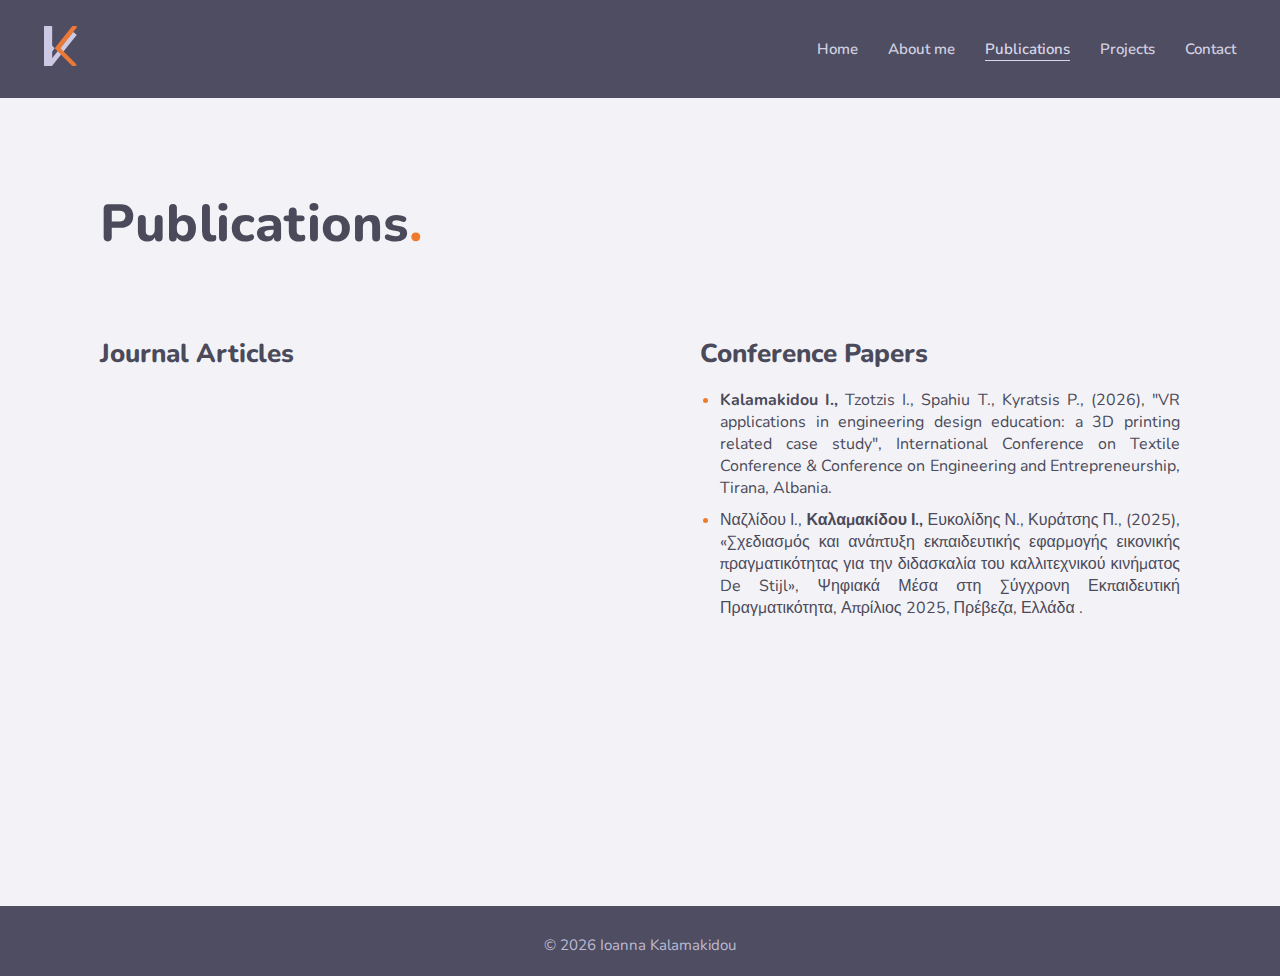
<file: publications.html>
<!DOCTYPE html>
<html lang="en">
<head>
  <meta charset="UTF-8" />
  <meta name="viewport" content="width=device-width, initial-scale=1.0" />
  <title>Publications | Ioanna Kalamakidou</title>
  <link rel="icon" type="image/svg+xml" href="/images/favicon.svg">

  <link href="https://fonts.googleapis.com/css2?family=Nunito:wght@400;600;700;800&display=swap" rel="stylesheet">
  <link rel="stylesheet" href="styles.css">
</head>

<body>
  <header class="navbar">
    <div class="nav-left">
        <a href="index.html">
          <img src="\images\logo.svg" alt="Logo" class="nav-logo">
        </a>
      </div>
    
      <nav class="nav-right">
        <a href="index.html">Home</a>
        <a href="about.html">About me</a>
        <a class="active" href="publications.html">Publications</a>
        <a href="projects.html">Projects</a>
        <a href="contact.html">Contact</a>
      </nav>
    </header>

  <main class="light-page">
    <div class="about-wrap">
      <h1 class="about-title">Publications<span>.</span></h1>

      <div class="pub-columns">
      <!-- Left column -->
      <section class="pub-col">
        <h2 class="pub-heading">Journal Articles</h2>
        <ul class="pub-list">
          
        </ul>
      </section>

      <!-- Right column -->
      <section class="pub-col">
        <h2 class="pub-heading">Conference Papers</h2>
        <ul class="pub-list">
          <li> <b>Kalamakidou I.,</b> Tzotzis I., Spahiu T., Kyratsis P., (2026), "VR applications in engineering 
design education: a 3D printing related case study", International Conference on Textile 
Conference & Conference on Engineering and Entrepreneurship, Tirana, Albania. </li>
          <li>Ναζλίδου Ι., <b>Καλαμακίδου Ι., </b> Ευκολίδης Ν., Κυράτσης Π., (2025), «Σχεδιασμός και ανάπτυξη 
εκπαιδευτικής εφαρμογής εικονικής πραγματικότητας για την διδασκαλία του καλλιτεχνικού 
κινήματος De Stijl», Ψηφιακά Μέσα στη Σύγχρονη Εκπαιδευτική Πραγματικότητα, Απρίλιος 
2025, Πρέβεζα, Ελλάδα .</li>
        </ul>
      </section>
    </div>
  </div>
</main>

<footer class="site-footer">
  <p>© 2026 Ioanna Kalamakidou</p>
</footer>
</body>

</html>
</file>
<file: styles.css>
:root{
    --bg:#4f4d62;
    --text:#d7d6e6;
    --muted:#bdbbd2;
    --accent:#f07a2b;
  }
  
  *{ box-sizing:border-box; }
  
  html{ scroll-behavior:smooth; }
  
  body{
    margin:0;
    font-family: 'Nunito', sans-serif;
    background: var(--bg);
    color: var(--text);
  }
  
  /* top nav */
header{
  display:flex;
  justify-content:flex-end;
  align-items:center;
  padding: 26px 44px 0;
}


  nav a{
    color: var(--text);
    text-decoration:none;
    margin-left: 26px;
    font-weight: 600;
    font-size: 15px;
    opacity:.95;
  }
  
  nav a:hover{
    opacity:1;
    text-decoration:underline;
    text-underline-offset:6px;
  }
  
  /* active link */
  nav a.active{
    text-decoration: underline;
    text-underline-offset: 6px;
    opacity: 1;
  }
  

  .navbar{
    background: var(--bg);
    display:flex;
    justify-content:space-between;
    align-items:center;
    padding: 26px 44px 0;
  }
  
  .nav-left{
    display:flex;
    align-items:center;
  }
  
  .nav-logo{
    height: 40px;
    width: auto;
  }
  
  .nav-right a{
    color: var(--text);
    text-decoration:none;
    margin-left: 26px;
    font-weight: 600;
    font-size: 15px;
    opacity:.95;
  }
  
  .nav-right a:hover{
    opacity:1;
    text-decoration:underline;
    text-underline-offset:6px;
  }
  
  .nav-right a.active{
    text-decoration:underline;
    text-underline-offset:6px;
    opacity:1;
  }

  /* page layout wrappers */
  .page{
    min-height:92vh;
    display:flex;
    flex-direction:column;
    padding: 0 44px 22px;
    gap: 18px;
  }
  
  /* HOME hero */
  .hero{
    flex:1;
    display:grid;
    grid-template-columns: 320px 1fr;
    align-items:center;
    gap: 40px;
    padding: 10px 10px 0;
  }
  
  .logoWrap{
    display:flex;
    align-items:center;
    justify-content:center;
    height: 360px;
  }
  
  .logo{
    max-width: 480px;
    width: 60%;
    height: auto;
  }
  
.logoWrap img {
  -webkit-user-select: none; /* Safari */
  -ms-user-select: none;     /* IE 10+ */
  user-select: none;         /* Standard */
  pointer-events: none;      /* Disables right-click, dragging, clicks */
}


  .content h1{
    margin:0;
    font-size: 56px;
    line-height: 1.05;
    letter-spacing: .2px;
    font-weight: 800;
  }
  
  .content h2{
    margin: 12px 0 14px;
    font-size: 56px;
    line-height: 1.05;
    letter-spacing: .2px;
    font-weight: 800;
    color: var(--accent);
  }
  
  .content p{
    margin: 0 0 22px;
    font-size: 20px;
    font-weight: 600;
    color: var(--muted);
    letter-spacing: .2px;
  }
  
  .btn{
    display:inline-block;
    padding: 12px 26px;
    background: var(--accent);
    color: white;
    text-decoration:none;
    font-weight: 700;
    border-radius: 10px;
    box-shadow: 0 10px 24px rgba(0,0,0,.18);
    transition: transform .12s ease, filter .12s ease;
  }
  
  .btn:hover{
    transform: translateY(-1px);
    filter: brightness(1.02);
  }
  
  /* footer socials */
  footer{
    display:flex;
    justify-content:center;
    gap: 42px;
    padding: 14px 0 6px;
    color: var(--muted);
    font-size: 15px;
  }
  
  footer a{
    color: var(--muted);
    text-decoration:none;
  }
  footer a:hover{ color: var(--text); }
  
  /* LIGHT “PAGE” (About/Projects/Contact) */
  .light-page{
    background: #f3f3f7;
    color: #4b4a5a;
    min-height: calc(100vh - 92px);
    margin-top: 26px;
    border-radius: 0; /* keep flat like screenshot */
  }
  
  .light-inner{
    max-width: 980px;
    margin: 0 auto;
    padding: 70px 24px 90px;
  }
  
  .light-inner h1{
    margin: 0 0 30px;
    text-align:center;
    font-size: 34px;
    font-weight: 800;
    color:#4b4a5a;
  }
  
  .light-grid{
    display:grid;
    grid-template-columns: 1fr 1fr;
    gap: 36px;
  }
  
  .light-grid p{
    margin:0;
    font-size:18px;
    line-height:1.7;
    color:#6b6a7a;
  }
  
  /* responsive */
  @media (max-width: 900px){
    header{ justify-content:center; padding: 20px 18px 0; }
    .page{ padding: 0 18px 18px; }
  
    .hero{
      grid-template-columns: 1fr;
      text-align:center;
      gap: 18px;
    }
  
    nav a{ margin: 0 12px; }
  
    .content h1, .content h2{ font-size: 44px; }
    .logoWrap{ height:auto; }
  
    .light-grid{ grid-template-columns: 1fr; }
    .light-inner{ padding: 50px 18px 70px; }
  }

  



  /* ABOUT PAGE (new layout like screenshot) */

.about-wrap{
  max-width: 1200px;
  margin: 0 auto;
  padding: 90px 60px;
}

.about-title{
  margin: 0 0 55px;
  font-size: 52px;
  font-weight: 800;
  color: #4b4a5a;
  letter-spacing: .2px;
}


.about-title1{
  margin: 0 0 55px;
  font-size: 42px;
  font-weight: 800;
  color: #4b4a5a;
  letter-spacing: .2px;
}

.about-title1 span{
  color: var(--accent);
}

.about-title span{
  color: var(--accent);
}

.about-columns{
  display: grid;
  grid-template-columns: 0.75fr ;
  gap: 0px;
  align-items: start;
  max-width: 1080px;   /* before it was 980 */      /* keeps columns closer like screenshot */
  margin: 0 auto;
}

.about-columns p{
  margin: 0;
  font-size: 18px;
  line-height: 1.9;
  color: #6b6a7a;
  text-align: justify;      /* ✅ justify text */
  text-justify: inter-word; /* better justify spacing */
}

/* responsive */
@media (max-width: 900px){
  .about-wrap{
    padding: 60px 25px;
  }
  .about-title{
    font-size: 38px;
    margin-bottom: 30px;
  }
  .about-columns{
    grid-template-columns: 1fr;
    gap: 30px;
  }
}






/* Publications page */

.pub-columns{
  display: flex;
  justify-content: space-between;
  gap: 120px;
  align-items: flex-start;
}

.pub-col{
  flex: 1;
}

.pub-heading{
  font-size: 26px;
  font-weight: 800;
  margin-bottom: 18px;
}

.pub-list{
  margin: 0;
  padding-left: 20px; /* indentation for bullets */
}

.pub-list li{
  margin: 10px 0;
  text-align: justify;      /* ✅ justify text */
  text-justify: inter-word; /* better justify spacing */
}

.pub-list li::marker {
  color: var(--accent);
}

/* Mobile responsiveness */
@media (max-width: 900px){
  .pub-columns{
    flex-direction: column;
    gap: 40px;
  }
}




/* PROJECTS PAGE */
.projects-page{
  background: #f3f3f7;
  min-height: calc(100vh - 90px);
}

.projects-wrap{
  max-width: 1200px;
  margin: 0 auto;
  padding: 90px 60px 90px;
}

.page-title{
  margin: 0 0 50px;
  font-size: 56px;
  font-weight: 800;
  color: #4b4a5a;
}

.page-title .dot{
  color: var(--accent);
}

/* grid of cards */
.projects-grid{
  display:grid;
  grid-template-columns: repeat(3, 1fr);
  gap: 34px;
}

/* clickable card */
.project-card{
  position: relative;
  display:block;
  height: 240px;
  border-radius: 28px;
  overflow:hidden;
  background: #e6e6ea;
  text-decoration:none;
}

/* main image area (use background-image) */
.project-card .thumb{
  position:absolute;
  inset:0;
  background-size: cover;
  background-position: center;
  filter: saturate(1);
  transform: scale(1);
  transition: transform .25s ease;
}

/* number label */
.project-card .num{
  position:absolute;
  top: 18px;
  left: 22px;
  font-size: 34px;
  font-weight: 800;
  color: #4b4a5a;
  opacity: .9;
  z-index: 3;
}

/* hover overlay */
.project-card .overlay{
  position:absolute;
  inset:0;
  display:flex;
  flex-direction:column;
  justify-content:flex-end;
  padding: 18px 18px 16px;
  background: linear-gradient(to top, rgba(255, 255, 255, 0.744), rgba(0,0,0,0));
  opacity: 0;
  transform: translateY(8px);
  transition: opacity .2s ease, transform .2s ease;
  z-index: 2;
}

/* tags row */
.project-card .tags{
  display:flex;
  flex-wrap:wrap;
  gap: 10px;
  margin-bottom: 5px;
}

.project-card .tag{
  font-size: 10px;
  font-weight: 700;
  color: rgb(255, 255, 255);
  border: 1px solid var(--accent);
  padding: 4px 10px;
  border-radius: 999px;
  background: var(--accent);
  
}

/* title row + arrow */
.project-card .meta{
  display:flex;
  align-items:flex-end;
  justify-content:space-between;
  gap: 12px;
}

.project-card .title{
  margin:0;
  font-size: 18px;
  font-weight: 700;
  color: #4b4a5a;
  letter-spacing: .2px;
}

.project-card .arrow{
  width: 44px;
  height: 44px;
  border-radius: 14px;
  display:grid;
  place-items:center;
  background: rgba(255,255,255,.18);
  border: 1px solid rgba(255,255,255,.25);
  color: #ffffff;
  font-size: 22px;
  line-height: 1;
}

/* interactions */
.project-card:hover .overlay{
  opacity: 1;
  transform: translateY(0);
}
.project-card:hover .thumb{
  transform: scale(1.03);
}
.project-card:focus-visible{
  outline: 3px solid rgba(240,122,43,.45);
  outline-offset: 4px;
}

/* responsive */
@media (max-width: 1100px){
  .projects-grid{ grid-template-columns: repeat(2, 1fr); }
}
@media (max-width: 700px){
  .projects-wrap{ padding: 60px 20px; }
  .projects-grid{ grid-template-columns: 1fr; }
  .page-title{ font-size: 42px; }
}



/* PROJECT DETAIL PAGE */
.project-page{
  background: #f3f3f7;
  min-height: calc(100vh - 90px);
}

.project-wrap{
  max-width: 1100px;
  margin: 0 auto;
  padding: 90px 60px;
}

.project-title{
  font-size: 56px;
  font-weight: 800;
  color: #4b4a5a;
  margin: 0 0 60px;
}

.project-title span{
  color: var(--accent);
}

/* Concept section */
.project-concept{
  position: relative;
  max-width: 780px;
  margin: 0 auto;
  text-align: center;
}

.quote-mark{
  font-family: GFS Didot;
  font-size: 500px;
  color: rgba(240,122,43,.15);
  position: absolute;
  top: -170px;
  left: 50%;
  transform: translateX(-50%);
  pointer-events: none;
  font-weight: 800;
}

.concept-text{
  position: relative;
  z-index: 2;
}

.concept-text p{
  font-size: 18px;
  line-height: 1.9;
  color: #6b6a7a;
  margin-bottom: 24px;
  text-align: center;
}

/* Divider */
.project-divider{
  width: 300px;
  height: 2px;
  background: rgba(240,122,43,.4);
  margin: 70px auto 60px;
}

/* Images */
.project-images{
  display: grid;
  gap: 40px;
}

.project-images img{
  width: 100%;
  border-radius: 24px;
  display: block;
  -webkit-user-select: none; /* Safari */
  -ms-user-select: none;     /* IE 10+ */
  user-select: none;         /* Standard */
  pointer-events: none;      /* Disables right-click, dragging, clicks */
}

/* Responsive */
@media (max-width: 900px){
  .project-wrap{
    padding: 60px 20px;
  }
  .project-title{
    font-size: 40px;
  }
  .quote-mark{
    font-size: 120px;
    top: -50px;
  }
}



/* Bottom Back Section */
.project-footer{
  display:flex;
  justify-content:flex-end;
  margin-top: 20px;
}

/* Back link styling */
.back-link{
  font-size: 16px;
  font-weight: 600;
  color: #6b6a7a;
  text-decoration: none;
  position: relative;
  padding-bottom: 2px;
  transition: color .2s ease;
}

.back-link::after{
  content: "";
  position: absolute;
  left: 0;
  bottom: 0;
  width: 100%;
  height: 1px;
  background: currentColor;
  opacity: .6;
  transition: opacity .2s ease;
}

.back-link:hover{
  color: var(--accent);
}

.back-link:hover::after{
  opacity: 1;
}


/* MOBILE NAV – same row as logo, wrapping links */
@media (max-width: 700px){

  .navbar{
    padding: 18px 18px 0;
    align-items: center;
  }

  .nav-logo{
    height: 42px;
  }

  .nav-right{
    display: flex;
    flex-wrap: wrap;
    justify-content: flex-start;
    gap: 8px 16px;   /* vertical gap / horizontal gap */
    max-width: 75%;  /* prevents it pushing logo */
  }

  .nav-right a{
    margin-left: 0;      /* remove desktop spacing */
    font-size: 14px;
    padding: 4px 0;
    white-space: nowrap; /* keeps “About me” on one piece */
  }
}
</file>
